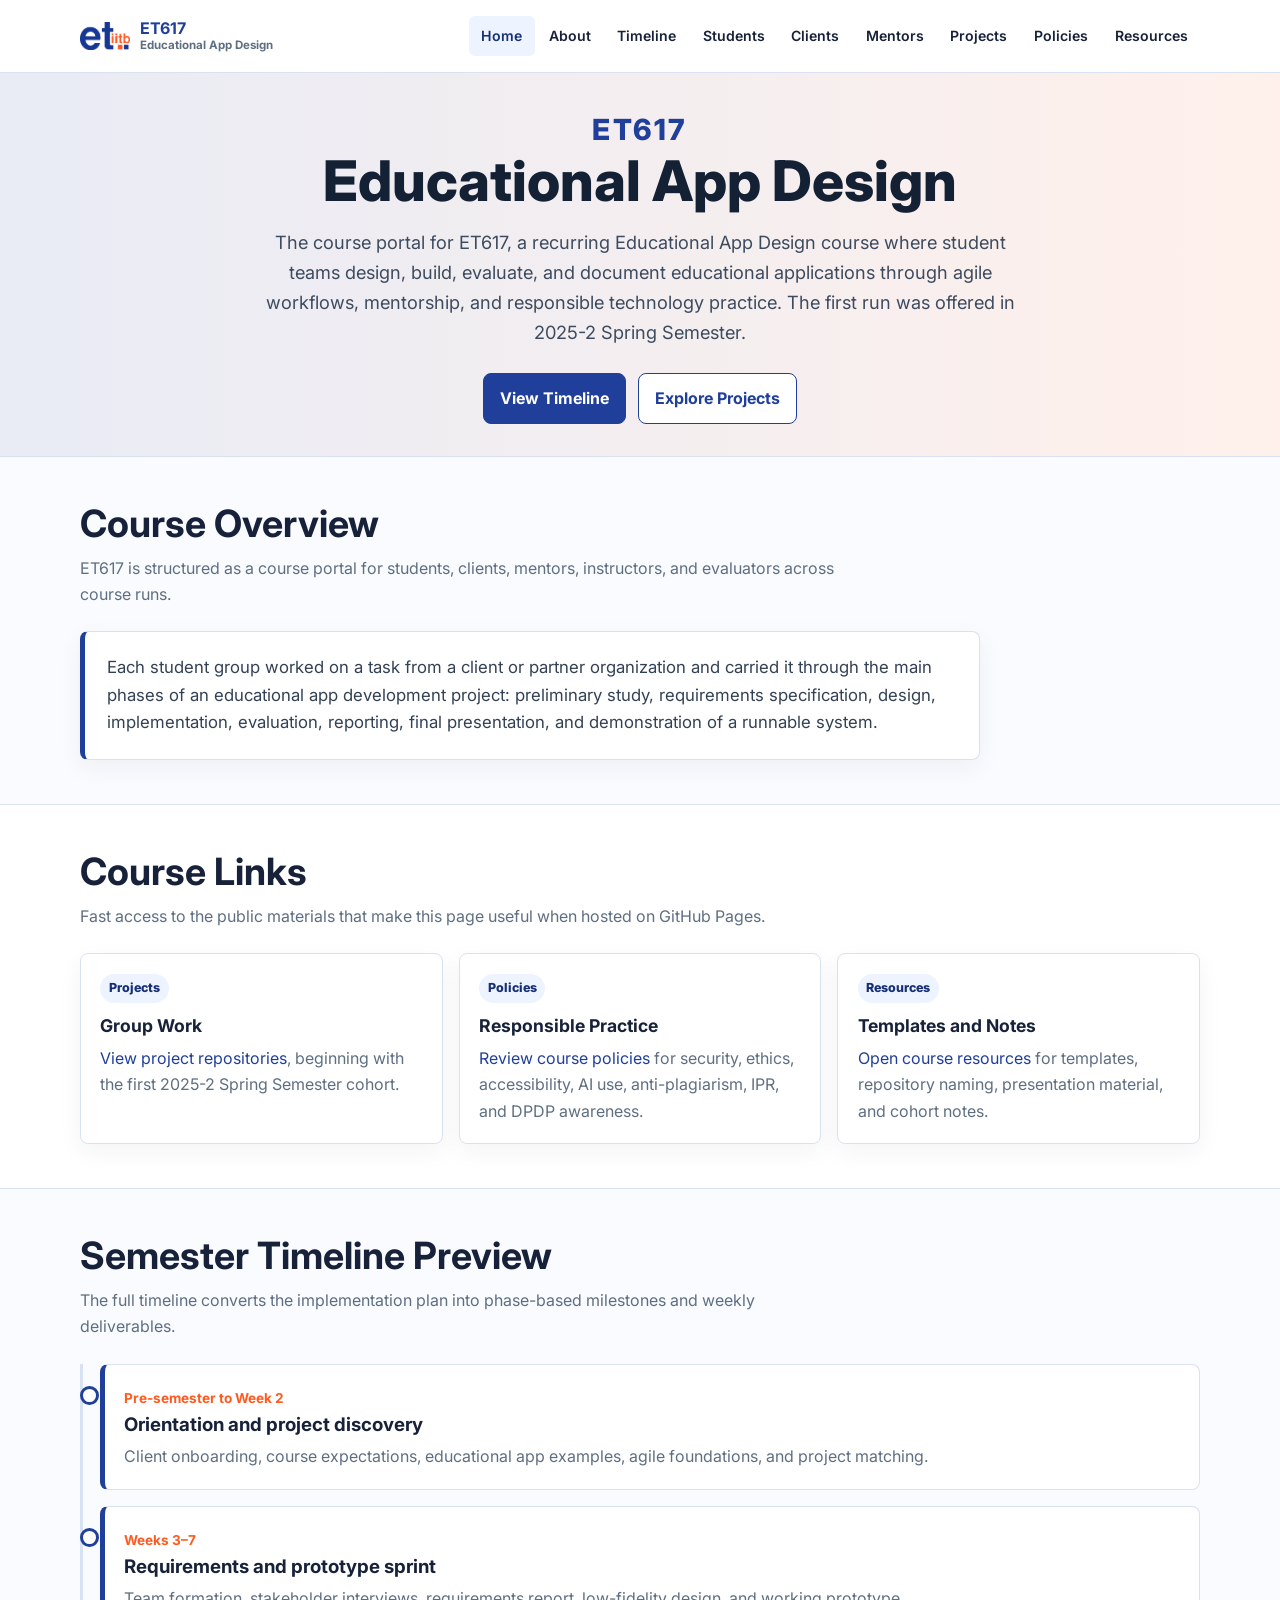
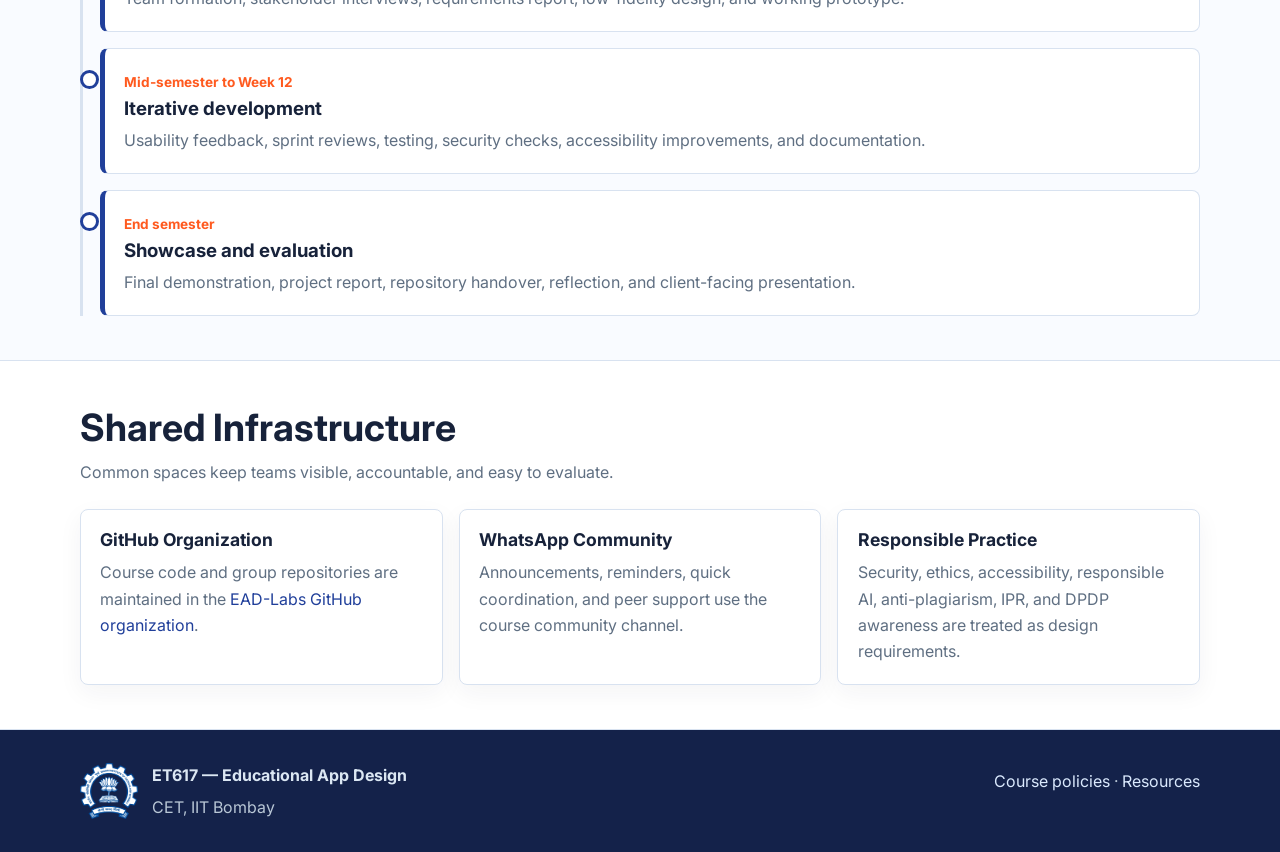
<file: index.html>
<!DOCTYPE html>
<html lang="en">
<head>
  <meta charset="UTF-8">
  <meta name="viewport" content="width=device-width, initial-scale=1.0">
  <meta name="description" content="ET617 Educational App Design course portal at CET, IIT Bombay.">
  <title>ET617 — Educational App Design</title>
  <link rel="preconnect" href="https://fonts.googleapis.com">
  <link rel="preconnect" href="https://fonts.gstatic.com" crossorigin>
  <link href="https://fonts.googleapis.com/css2?family=Inter:wght@400;500;600;700;800&display=swap" rel="stylesheet">
  <link rel="stylesheet" href="style.css">
</head>
<body>
  <a class="skip-link" href="#main">Skip to main content</a>
  <header class="site-header">
    <nav class="nav-wrap" aria-label="Primary navigation">
      <a class="brand" href="index.html"><img src="logo/Et-Logo-2.png" alt="ET logo"><span><strong>ET617</strong><small>Educational App Design</small></span></a>
      <input class="nav-toggle" type="checkbox" id="nav-toggle" aria-label="Toggle navigation">
      <label class="nav-button" for="nav-toggle" aria-label="Toggle navigation menu"><span aria-hidden="true"></span></label>
      <ul class="nav-menu">
        <li><a href="index.html" aria-current="page">Home</a></li>
        <li><a href="about.html">About</a></li>
        <li><a href="timeline.html">Timeline</a></li>
        <li><a href="students.html">Students</a></li>
        <li><a href="clients.html">Clients</a></li>
        <li><a href="mentors.html">Mentors</a></li>
        <li><a href="projects.html">Projects</a></li>
        <li><a href="policies.html">Policies</a></li>
        <li><a href="resources.html">Resources</a></li>
      </ul>
    </nav>
  </header>

  <main id="main">
    <section class="hero">
      <div class="container hero-grid">
        <div class="hero-copy">
          <h1><span>ET617</span> Educational App Design</h1>
          <p class="lead">The course portal for ET617, a recurring Educational App Design course where student teams design, build, evaluate, and document educational applications through agile workflows, mentorship, and responsible technology practice. The first run was offered in 2025-2 Spring Semester.</p>
          <div class="hero-actions" aria-label="Key course pages">
            <a class="button" href="timeline.html">View Timeline</a>
            <a class="button secondary" href="projects.html">Explore Projects</a>
          </div>
        </div>
      </div>
    </section>

    <section class="section">
      <div class="container">
        <div class="section-header">
          <h2>Course Overview</h2>
          <p>ET617 is structured as a course portal for students, clients, mentors, instructors, and evaluators across course runs.</p>
        </div>
        <div class="course-summary">
          <p>Each student group worked on a task from a client or partner organization and carried it through the main phases of an educational app development project: preliminary study, requirements specification, design, implementation, evaluation, reporting, final presentation, and demonstration of a runnable system.</p>
        </div>
      </div>
    </section>

    <section class="section alt">
      <div class="container">
        <div class="section-header">
          <h2>Course Links</h2>
          <p>Fast access to the public materials that make this page useful when hosted on GitHub Pages.</p>
        </div>
        <div class="grid three">
          <article class="card">
            <span class="tag">Projects</span>
            <h3>Group Work</h3>
            <p><a href="projects.html">View project repositories</a>, beginning with the first 2025-2 Spring Semester cohort.</p>
          </article>
          <article class="card">
            <span class="tag">Policies</span>
            <h3>Responsible Practice</h3>
            <p><a href="policies.html">Review course policies</a> for security, ethics, accessibility, AI use, anti-plagiarism, IPR, and DPDP awareness.</p>
          </article>
          <article class="card">
            <span class="tag">Resources</span>
            <h3>Templates and Notes</h3>
            <p><a href="resources.html">Open course resources</a> for templates, repository naming, presentation material, and cohort notes.</p>
          </article>
        </div>
      </div>
    </section>

    <section class="section">
      <div class="container">
        <div class="section-header">
          <h2>Semester Timeline Preview</h2>
          <p>The full timeline converts the implementation plan into phase-based milestones and weekly deliverables.</p>
        </div>
        <div class="timeline">
          <article class="timeline-card">
            <strong>Pre-semester to Week 2</strong>
            <h3>Orientation and project discovery</h3>
            <p>Client onboarding, course expectations, educational app examples, agile foundations, and project matching.</p>
          </article>
          <article class="timeline-card">
            <strong>Weeks 3–7</strong>
            <h3>Requirements and prototype sprint</h3>
            <p>Team formation, stakeholder interviews, requirements report, low-fidelity design, and working prototype.</p>
          </article>
          <article class="timeline-card">
            <strong>Mid-semester to Week 12</strong>
            <h3>Iterative development</h3>
            <p>Usability feedback, sprint reviews, testing, security checks, accessibility improvements, and documentation.</p>
          </article>
          <article class="timeline-card">
            <strong>End semester</strong>
            <h3>Showcase and evaluation</h3>
            <p>Final demonstration, project report, repository handover, reflection, and client-facing presentation.</p>
          </article>
        </div>
      </div>
    </section>

    <section class="section alt">
      <div class="container">
        <div class="section-header">
          <h2>Shared Infrastructure</h2>
          <p>Common spaces keep teams visible, accountable, and easy to evaluate.</p>
        </div>
        <div class="grid three">
          <article class="card">
            <h3>GitHub Organization</h3>
            <p>Course code and group repositories are maintained in the <a href="https://github.com/orgs/EAD-Labs/repositories">EAD-Labs GitHub organization</a>.</p>
          </article>
          <article class="card">
            <h3>WhatsApp Community</h3>
            <p>Announcements, reminders, quick coordination, and peer support use the course community channel.</p>
          </article>
          <article class="card">
            <h3>Responsible Practice</h3>
            <p>Security, ethics, accessibility, responsible AI, anti-plagiarism, IPR, and DPDP awareness are treated as design requirements.</p>
          </article>
        </div>
      </div>
    </section>
  </main>

  <footer class="site-footer">
    <div class="container footer-grid">
      <div class="footer-brand">
        <img src="logo/iitb logo dark blue and white.png" alt="IIT Bombay logo">
        <div>
          <strong>ET617 — Educational App Design</strong>
          <p>CET, IIT Bombay</p>
        </div>
      </div>
      <p><a href="policies.html">Course policies</a> · <a href="resources.html">Resources</a></p>
    </div>
  </footer>
</body>
</html>
</file>
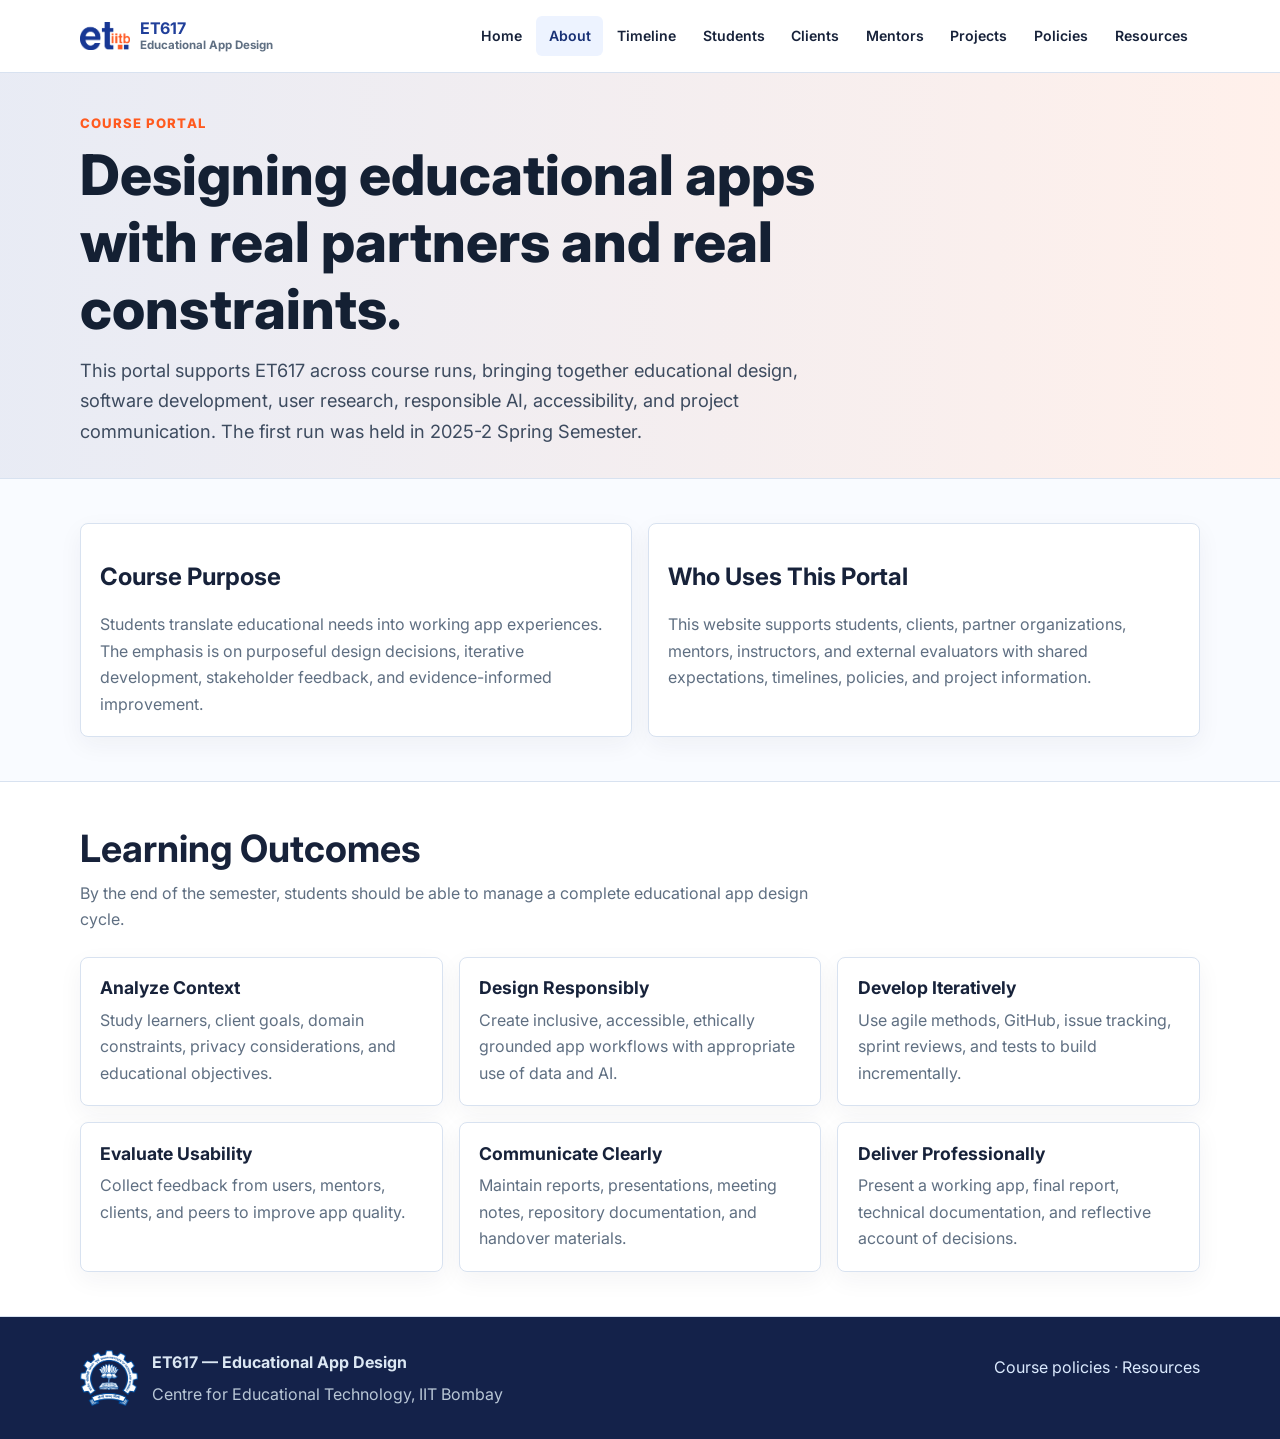
<file: about.html>
<!DOCTYPE html>
<html lang="en">
<head>
  <meta charset="UTF-8">
  <meta name="viewport" content="width=device-width, initial-scale=1.0">
  <meta name="description" content="About ET617 Educational App Design at CET, IIT Bombay.">
  <title>About · ET617</title>
  <link rel="preconnect" href="https://fonts.googleapis.com">
  <link rel="preconnect" href="https://fonts.gstatic.com" crossorigin>
  <link href="https://fonts.googleapis.com/css2?family=Inter:wght@400;500;600;700;800&display=swap" rel="stylesheet">
  <link rel="stylesheet" href="style.css">
</head>
<body>
  <a class="skip-link" href="#main">Skip to main content</a>
  <header class="site-header">
    <nav class="nav-wrap" aria-label="Primary navigation">
      <a class="brand" href="index.html"><img src="logo/Et-Logo-2.png" alt="ET logo"><span><strong>ET617</strong><small>Educational App Design</small></span></a>
      <input class="nav-toggle" type="checkbox" id="nav-toggle" aria-label="Toggle navigation">
      <label class="nav-button" for="nav-toggle" aria-label="Toggle navigation menu"><span aria-hidden="true"></span></label>
      <ul class="nav-menu">
        <li><a href="index.html">Home</a></li>
        <li><a href="about.html" aria-current="page">About</a></li>
        <li><a href="timeline.html">Timeline</a></li>
        <li><a href="students.html">Students</a></li>
        <li><a href="clients.html">Clients</a></li>
        <li><a href="mentors.html">Mentors</a></li>
        <li><a href="projects.html">Projects</a></li>
        <li><a href="policies.html">Policies</a></li>
        <li><a href="resources.html">Resources</a></li>
      </ul>
    </nav>
  </header>
  <main id="main">
    <section class="hero">
      <div class="container">
        <p class="eyebrow">Course portal</p>
        <h1>Designing educational apps with real partners and real constraints.</h1>
        <p class="lead">This portal supports ET617 across course runs, bringing together educational design, software development, user research, responsible AI, accessibility, and project communication. The first run was held in 2025-2 Spring Semester.</p>
      </div>
    </section>
    <section class="section">
      <div class="container">
        <div class="grid two">
          <article class="card">
            <h2>Course Purpose</h2>
            <p>Students translate educational needs into working app experiences. The emphasis is on purposeful design decisions, iterative development, stakeholder feedback, and evidence-informed improvement.</p>
          </article>
          <article class="card">
            <h2>Who Uses This Portal</h2>
            <p>This website supports students, clients, partner organizations, mentors, instructors, and external evaluators with shared expectations, timelines, policies, and project information.</p>
          </article>
        </div>
      </div>
    </section>
    <section class="section alt">
      <div class="container">
        <div class="section-header">
          <h2>Learning Outcomes</h2>
          <p>By the end of the semester, students should be able to manage a complete educational app design cycle.</p>
        </div>
        <div class="grid three">
          <article class="card"><h3>Analyze Context</h3><p>Study learners, client goals, domain constraints, privacy considerations, and educational objectives.</p></article>
          <article class="card"><h3>Design Responsibly</h3><p>Create inclusive, accessible, ethically grounded app workflows with appropriate use of data and AI.</p></article>
          <article class="card"><h3>Develop Iteratively</h3><p>Use agile methods, GitHub, issue tracking, sprint reviews, and tests to build incrementally.</p></article>
          <article class="card"><h3>Evaluate Usability</h3><p>Collect feedback from users, mentors, clients, and peers to improve app quality.</p></article>
          <article class="card"><h3>Communicate Clearly</h3><p>Maintain reports, presentations, meeting notes, repository documentation, and handover materials.</p></article>
          <article class="card"><h3>Deliver Professionally</h3><p>Present a working app, final report, technical documentation, and reflective account of decisions.</p></article>
        </div>
      </div>
    </section>
  </main>
  <footer class="site-footer">
    <div class="container footer-grid">
      <div class="footer-brand"><img src="logo/iitb logo dark blue and white.png" alt="IIT Bombay logo"><div><strong>ET617 — Educational App Design</strong><p>Centre for Educational Technology, IIT Bombay</p></div></div>
      <p><a href="policies.html">Course policies</a> · <a href="resources.html">Resources</a></p>
    </div>
  </footer>
</body>
</html>
</file>
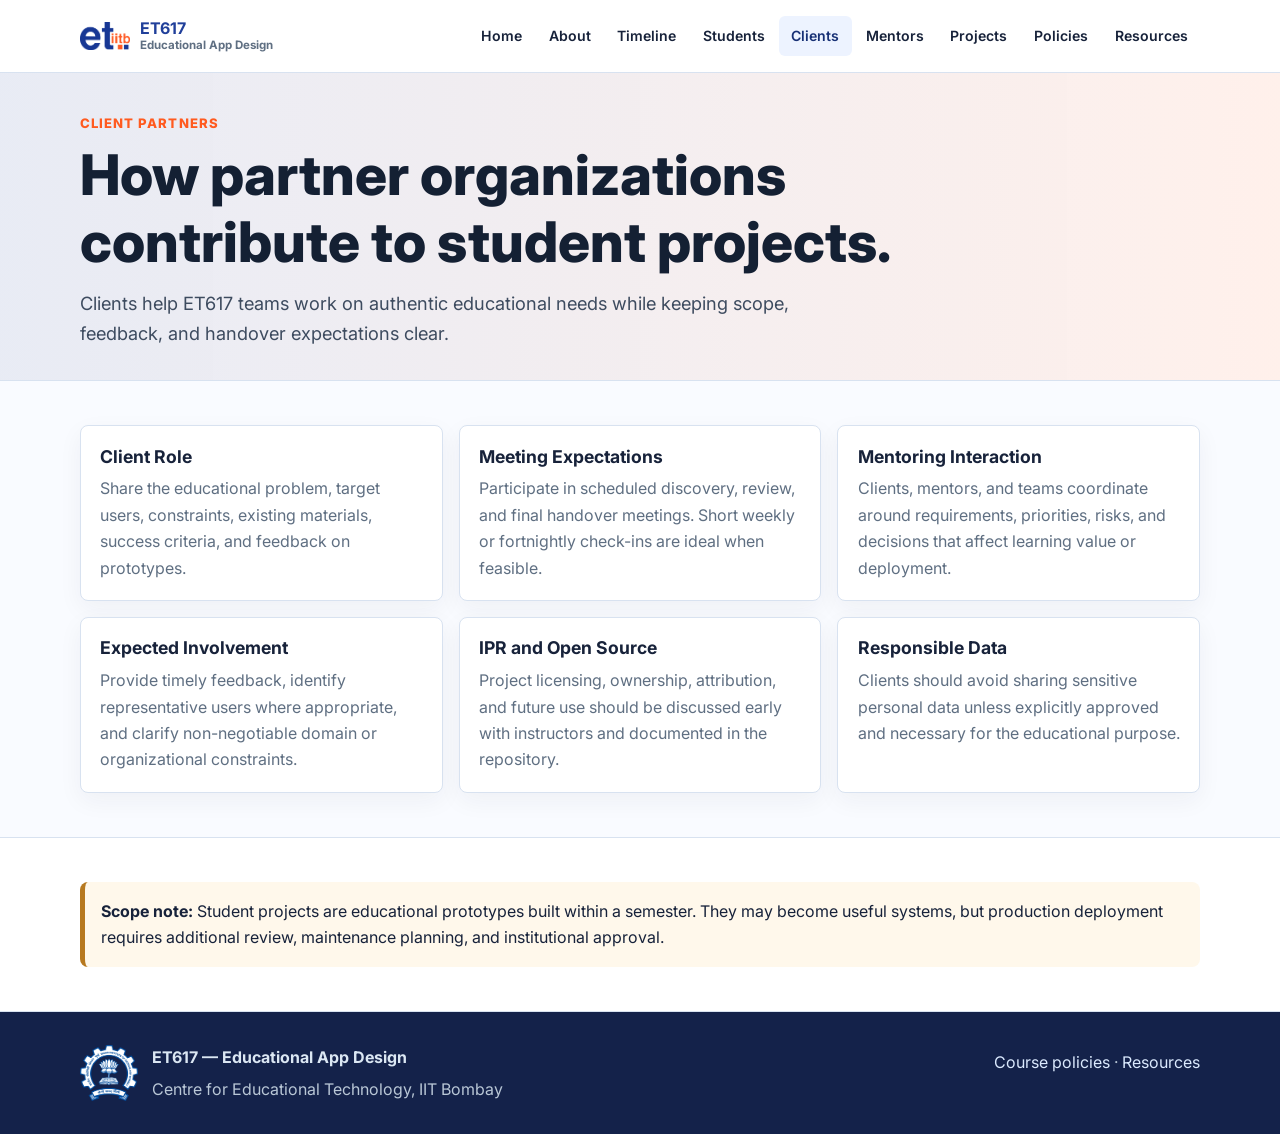
<file: clients.html>
<!DOCTYPE html>
<html lang="en">
<head>
  <meta charset="UTF-8">
  <meta name="viewport" content="width=device-width, initial-scale=1.0">
  <meta name="description" content="Client and partner organization expectations for ET617.">
  <title>Clients · ET617</title>
  <link rel="preconnect" href="https://fonts.googleapis.com">
  <link rel="preconnect" href="https://fonts.gstatic.com" crossorigin>
  <link href="https://fonts.googleapis.com/css2?family=Inter:wght@400;500;600;700;800&display=swap" rel="stylesheet">
  <link rel="stylesheet" href="style.css">
</head>
<body>
  <a class="skip-link" href="#main">Skip to main content</a>
  <header class="site-header"><nav class="nav-wrap" aria-label="Primary navigation"><a class="brand" href="index.html"><img src="logo/Et-Logo-2.png" alt="ET logo"><span><strong>ET617</strong><small>Educational App Design</small></span></a><input class="nav-toggle" type="checkbox" id="nav-toggle" aria-label="Toggle navigation"><label class="nav-button" for="nav-toggle" aria-label="Toggle navigation menu"><span aria-hidden="true"></span></label><ul class="nav-menu"><li><a href="index.html">Home</a></li><li><a href="about.html">About</a></li><li><a href="timeline.html">Timeline</a></li><li><a href="students.html">Students</a></li><li><a href="clients.html" aria-current="page">Clients</a></li><li><a href="mentors.html">Mentors</a></li><li><a href="projects.html">Projects</a></li><li><a href="policies.html">Policies</a></li><li><a href="resources.html">Resources</a></li></ul></nav></header>
  <main id="main">
    <section class="hero"><div class="container"><p class="eyebrow">Client partners</p><h1>How partner organizations contribute to student projects.</h1><p class="lead">Clients help ET617 teams work on authentic educational needs while keeping scope, feedback, and handover expectations clear.</p></div></section>
    <section class="section">
      <div class="container">
        <div class="grid three">
          <article class="card"><h3>Client Role</h3><p>Share the educational problem, target users, constraints, existing materials, success criteria, and feedback on prototypes.</p></article>
          <article class="card"><h3>Meeting Expectations</h3><p>Participate in scheduled discovery, review, and final handover meetings. Short weekly or fortnightly check-ins are ideal when feasible.</p></article>
          <article class="card"><h3>Mentoring Interaction</h3><p>Clients, mentors, and teams coordinate around requirements, priorities, risks, and decisions that affect learning value or deployment.</p></article>
          <article class="card"><h3>Expected Involvement</h3><p>Provide timely feedback, identify representative users where appropriate, and clarify non-negotiable domain or organizational constraints.</p></article>
          <article class="card"><h3>IPR and Open Source</h3><p>Project licensing, ownership, attribution, and future use should be discussed early with instructors and documented in the repository.</p></article>
          <article class="card"><h3>Responsible Data</h3><p>Clients should avoid sharing sensitive personal data unless explicitly approved and necessary for the educational purpose.</p></article>
        </div>
      </div>
    </section>
    <section class="section alt">
      <div class="container">
        <div class="notice"><p><strong>Scope note:</strong> Student projects are educational prototypes built within a semester. They may become useful systems, but production deployment requires additional review, maintenance planning, and institutional approval.</p></div>
      </div>
    </section>
  </main>
  <footer class="site-footer"><div class="container footer-grid"><div class="footer-brand"><img src="logo/iitb logo dark blue and white.png" alt="IIT Bombay logo"><div><strong>ET617 — Educational App Design</strong><p>Centre for Educational Technology, IIT Bombay</p></div></div><p><a href="policies.html">Course policies</a> · <a href="resources.html">Resources</a></p></div></footer>
</body>
</html>
</file>
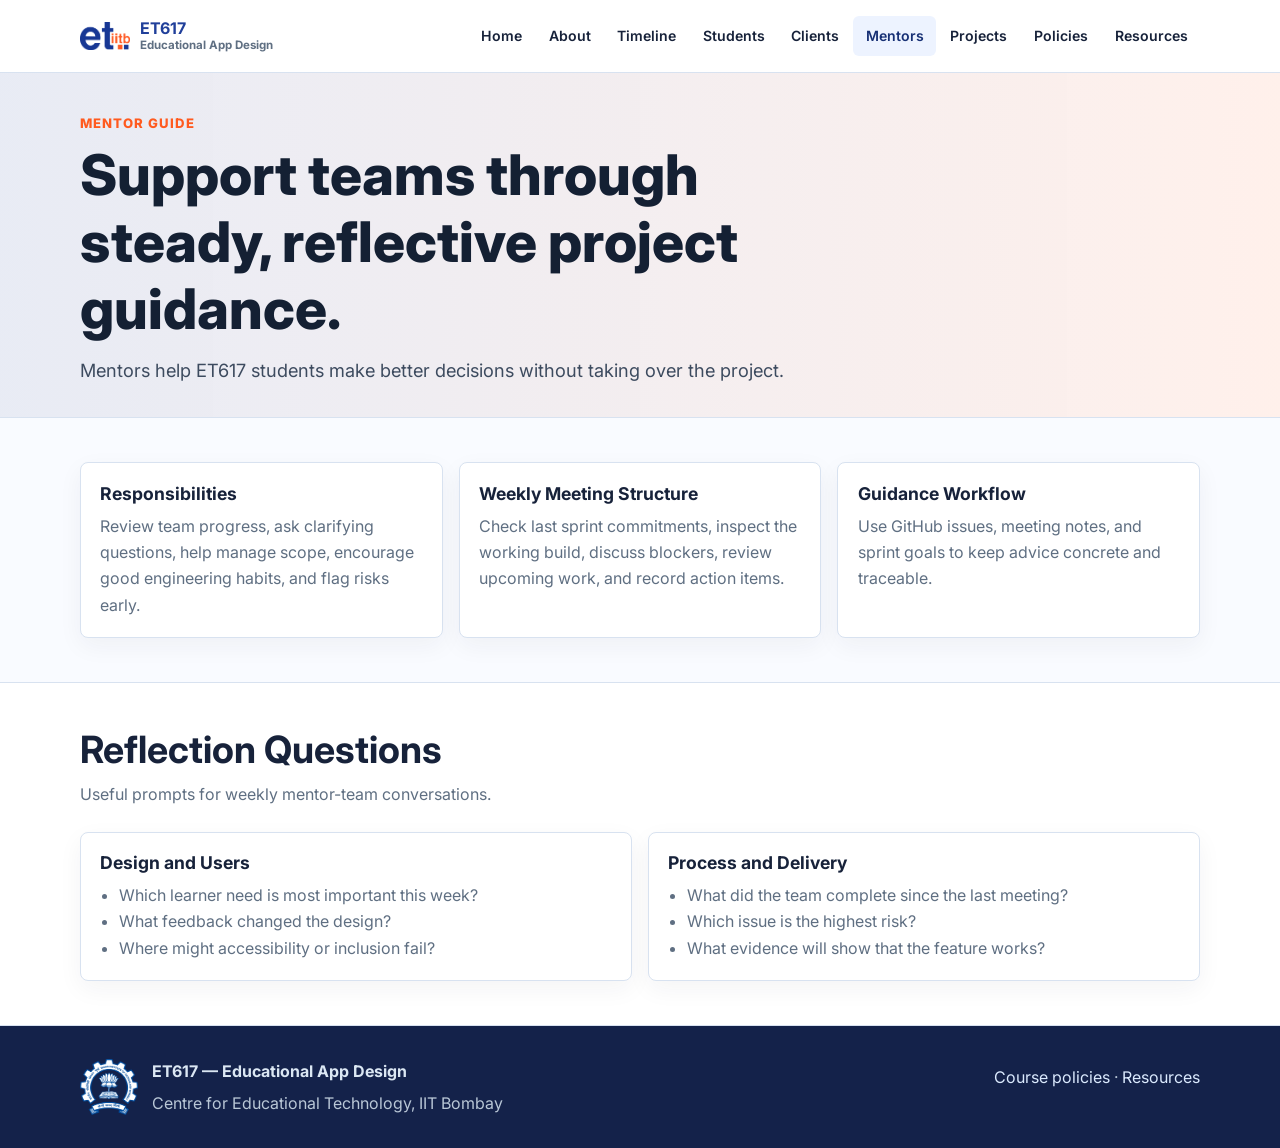
<file: mentors.html>
<!DOCTYPE html>
<html lang="en">
<head>
  <meta charset="UTF-8">
  <meta name="viewport" content="width=device-width, initial-scale=1.0">
  <meta name="description" content="Mentor responsibilities and weekly meeting structure for ET617.">
  <title>Mentors · ET617</title>
  <link rel="preconnect" href="https://fonts.googleapis.com">
  <link rel="preconnect" href="https://fonts.gstatic.com" crossorigin>
  <link href="https://fonts.googleapis.com/css2?family=Inter:wght@400;500;600;700;800&display=swap" rel="stylesheet">
  <link rel="stylesheet" href="style.css">
</head>
<body>
  <a class="skip-link" href="#main">Skip to main content</a>
  <header class="site-header"><nav class="nav-wrap" aria-label="Primary navigation"><a class="brand" href="index.html"><img src="logo/Et-Logo-2.png" alt="ET logo"><span><strong>ET617</strong><small>Educational App Design</small></span></a><input class="nav-toggle" type="checkbox" id="nav-toggle" aria-label="Toggle navigation"><label class="nav-button" for="nav-toggle" aria-label="Toggle navigation menu"><span aria-hidden="true"></span></label><ul class="nav-menu"><li><a href="index.html">Home</a></li><li><a href="about.html">About</a></li><li><a href="timeline.html">Timeline</a></li><li><a href="students.html">Students</a></li><li><a href="clients.html">Clients</a></li><li><a href="mentors.html" aria-current="page">Mentors</a></li><li><a href="projects.html">Projects</a></li><li><a href="policies.html">Policies</a></li><li><a href="resources.html">Resources</a></li></ul></nav></header>
  <main id="main">
    <section class="hero"><div class="container"><p class="eyebrow">Mentor guide</p><h1>Support teams through steady, reflective project guidance.</h1><p class="lead">Mentors help ET617 students make better decisions without taking over the project.</p></div></section>
    <section class="section">
      <div class="container">
        <div class="grid three">
          <article class="card"><h3>Responsibilities</h3><p>Review team progress, ask clarifying questions, help manage scope, encourage good engineering habits, and flag risks early.</p></article>
          <article class="card"><h3>Weekly Meeting Structure</h3><p>Check last sprint commitments, inspect the working build, discuss blockers, review upcoming work, and record action items.</p></article>
          <article class="card"><h3>Guidance Workflow</h3><p>Use GitHub issues, meeting notes, and sprint goals to keep advice concrete and traceable.</p></article>
        </div>
      </div>
    </section>
    <section class="section alt">
      <div class="container">
        <div class="section-header"><h2>Reflection Questions</h2><p>Useful prompts for weekly mentor-team conversations.</p></div>
        <div class="grid two">
          <article class="card"><h3>Design and Users</h3><ul><li>Which learner need is most important this week?</li><li>What feedback changed the design?</li><li>Where might accessibility or inclusion fail?</li></ul></article>
          <article class="card"><h3>Process and Delivery</h3><ul><li>What did the team complete since the last meeting?</li><li>Which issue is the highest risk?</li><li>What evidence will show that the feature works?</li></ul></article>
        </div>
      </div>
    </section>
  </main>
  <footer class="site-footer"><div class="container footer-grid"><div class="footer-brand"><img src="logo/iitb logo dark blue and white.png" alt="IIT Bombay logo"><div><strong>ET617 — Educational App Design</strong><p>Centre for Educational Technology, IIT Bombay</p></div></div><p><a href="policies.html">Course policies</a> · <a href="resources.html">Resources</a></p></div></footer>
</body>
</html>
</file>
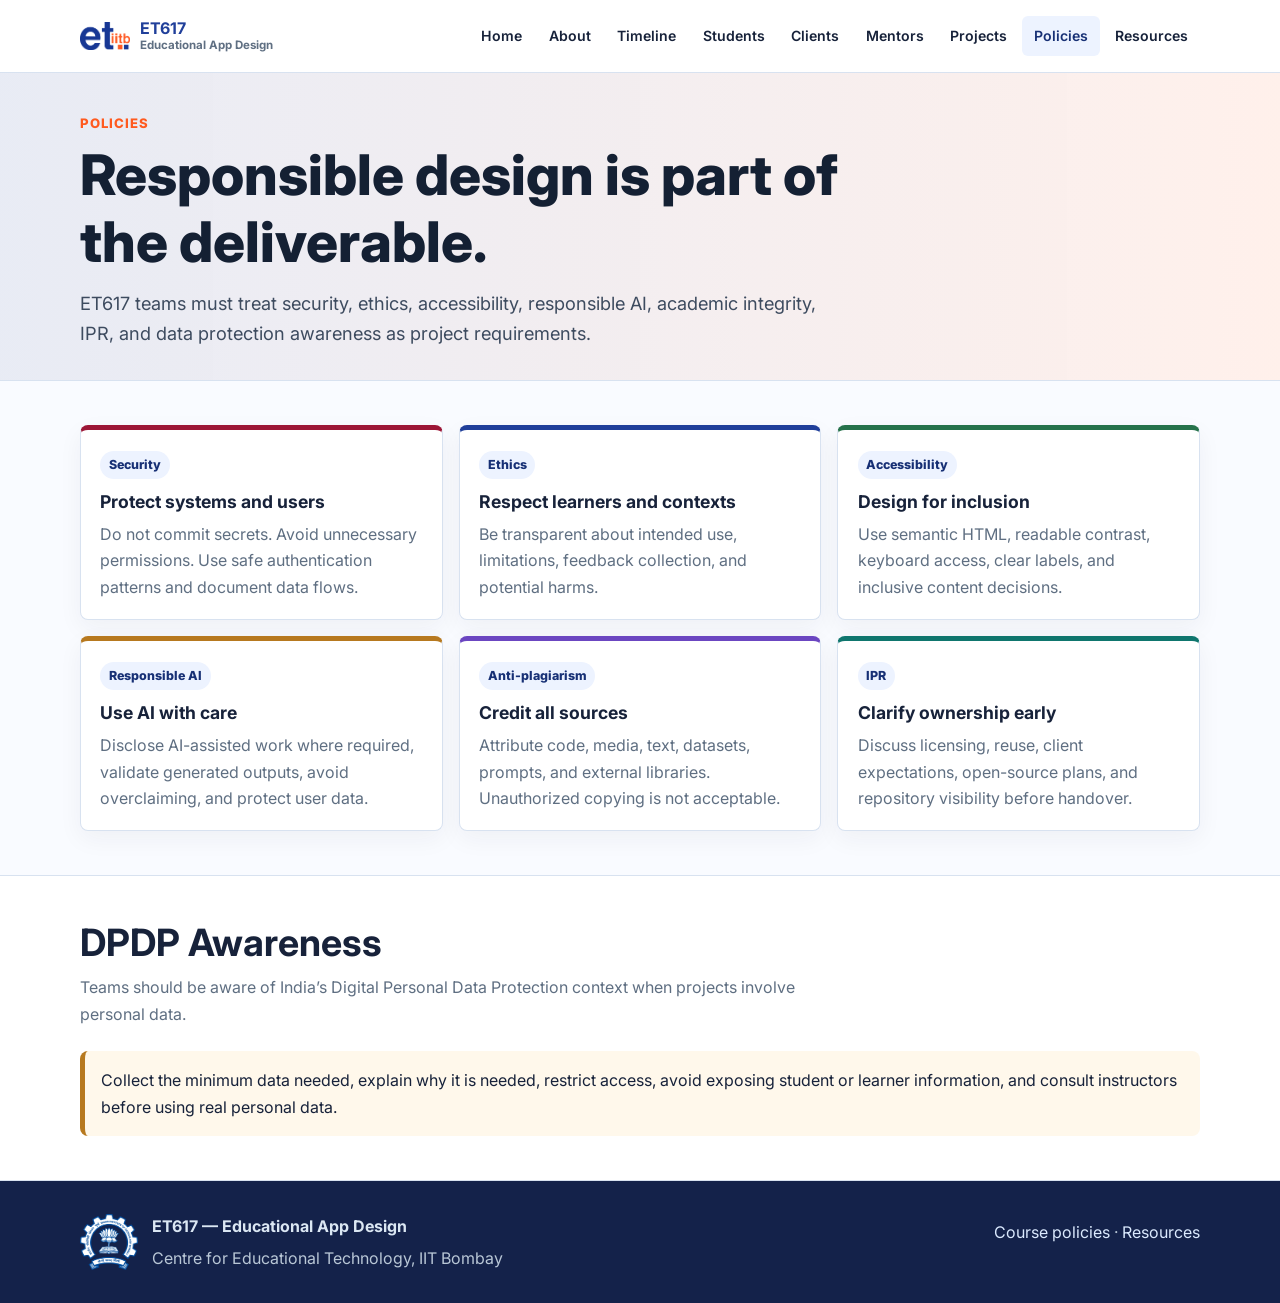
<file: policies.html>
<!DOCTYPE html>
<html lang="en">
<head>
  <meta charset="UTF-8">
  <meta name="viewport" content="width=device-width, initial-scale=1.0">
  <meta name="description" content="ET617 policies on security, ethics, accessibility, responsible AI, anti-plagiarism, IPR, and DPDP awareness.">
  <title>Policies · ET617</title>
  <link rel="preconnect" href="https://fonts.googleapis.com">
  <link rel="preconnect" href="https://fonts.gstatic.com" crossorigin>
  <link href="https://fonts.googleapis.com/css2?family=Inter:wght@400;500;600;700;800&display=swap" rel="stylesheet">
  <link rel="stylesheet" href="style.css">
</head>
<body>
  <a class="skip-link" href="#main">Skip to main content</a>
  <header class="site-header"><nav class="nav-wrap" aria-label="Primary navigation"><a class="brand" href="index.html"><img src="logo/Et-Logo-2.png" alt="ET logo"><span><strong>ET617</strong><small>Educational App Design</small></span></a><input class="nav-toggle" type="checkbox" id="nav-toggle" aria-label="Toggle navigation"><label class="nav-button" for="nav-toggle" aria-label="Toggle navigation menu"><span aria-hidden="true"></span></label><ul class="nav-menu"><li><a href="index.html">Home</a></li><li><a href="about.html">About</a></li><li><a href="timeline.html">Timeline</a></li><li><a href="students.html">Students</a></li><li><a href="clients.html">Clients</a></li><li><a href="mentors.html">Mentors</a></li><li><a href="projects.html">Projects</a></li><li><a href="policies.html" aria-current="page">Policies</a></li><li><a href="resources.html">Resources</a></li></ul></nav></header>
  <main id="main">
    <section class="hero"><div class="container"><p class="eyebrow">Policies</p><h1>Responsible design is part of the deliverable.</h1><p class="lead">ET617 teams must treat security, ethics, accessibility, responsible AI, academic integrity, IPR, and data protection awareness as project requirements.</p></div></section>
    <section class="section">
      <div class="container">
        <div class="grid three">
          <article class="card policy-card security"><span class="tag">Security</span><h3>Protect systems and users</h3><p>Do not commit secrets. Avoid unnecessary permissions. Use safe authentication patterns and document data flows.</p></article>
          <article class="card policy-card ethics"><span class="tag">Ethics</span><h3>Respect learners and contexts</h3><p>Be transparent about intended use, limitations, feedback collection, and potential harms.</p></article>
          <article class="card policy-card access"><span class="tag">Accessibility</span><h3>Design for inclusion</h3><p>Use semantic HTML, readable contrast, keyboard access, clear labels, and inclusive content decisions.</p></article>
          <article class="card policy-card ai"><span class="tag">Responsible AI</span><h3>Use AI with care</h3><p>Disclose AI-assisted work where required, validate generated outputs, avoid overclaiming, and protect user data.</p></article>
          <article class="card policy-card plagiarism"><span class="tag">Anti-plagiarism</span><h3>Credit all sources</h3><p>Attribute code, media, text, datasets, prompts, and external libraries. Unauthorized copying is not acceptable.</p></article>
          <article class="card policy-card ipr"><span class="tag">IPR</span><h3>Clarify ownership early</h3><p>Discuss licensing, reuse, client expectations, open-source plans, and repository visibility before handover.</p></article>
        </div>
      </div>
    </section>
    <section class="section alt">
      <div class="container">
        <div class="section-header"><h2>DPDP Awareness</h2><p>Teams should be aware of India’s Digital Personal Data Protection context when projects involve personal data.</p></div>
        <div class="notice"><p>Collect the minimum data needed, explain why it is needed, restrict access, avoid exposing student or learner information, and consult instructors before using real personal data.</p></div>
      </div>
    </section>
  </main>
  <footer class="site-footer"><div class="container footer-grid"><div class="footer-brand"><img src="logo/iitb logo dark blue and white.png" alt="IIT Bombay logo"><div><strong>ET617 — Educational App Design</strong><p>Centre for Educational Technology, IIT Bombay</p></div></div><p><a href="policies.html">Course policies</a> · <a href="resources.html">Resources</a></p></div></footer>
</body>
</html>
</file>
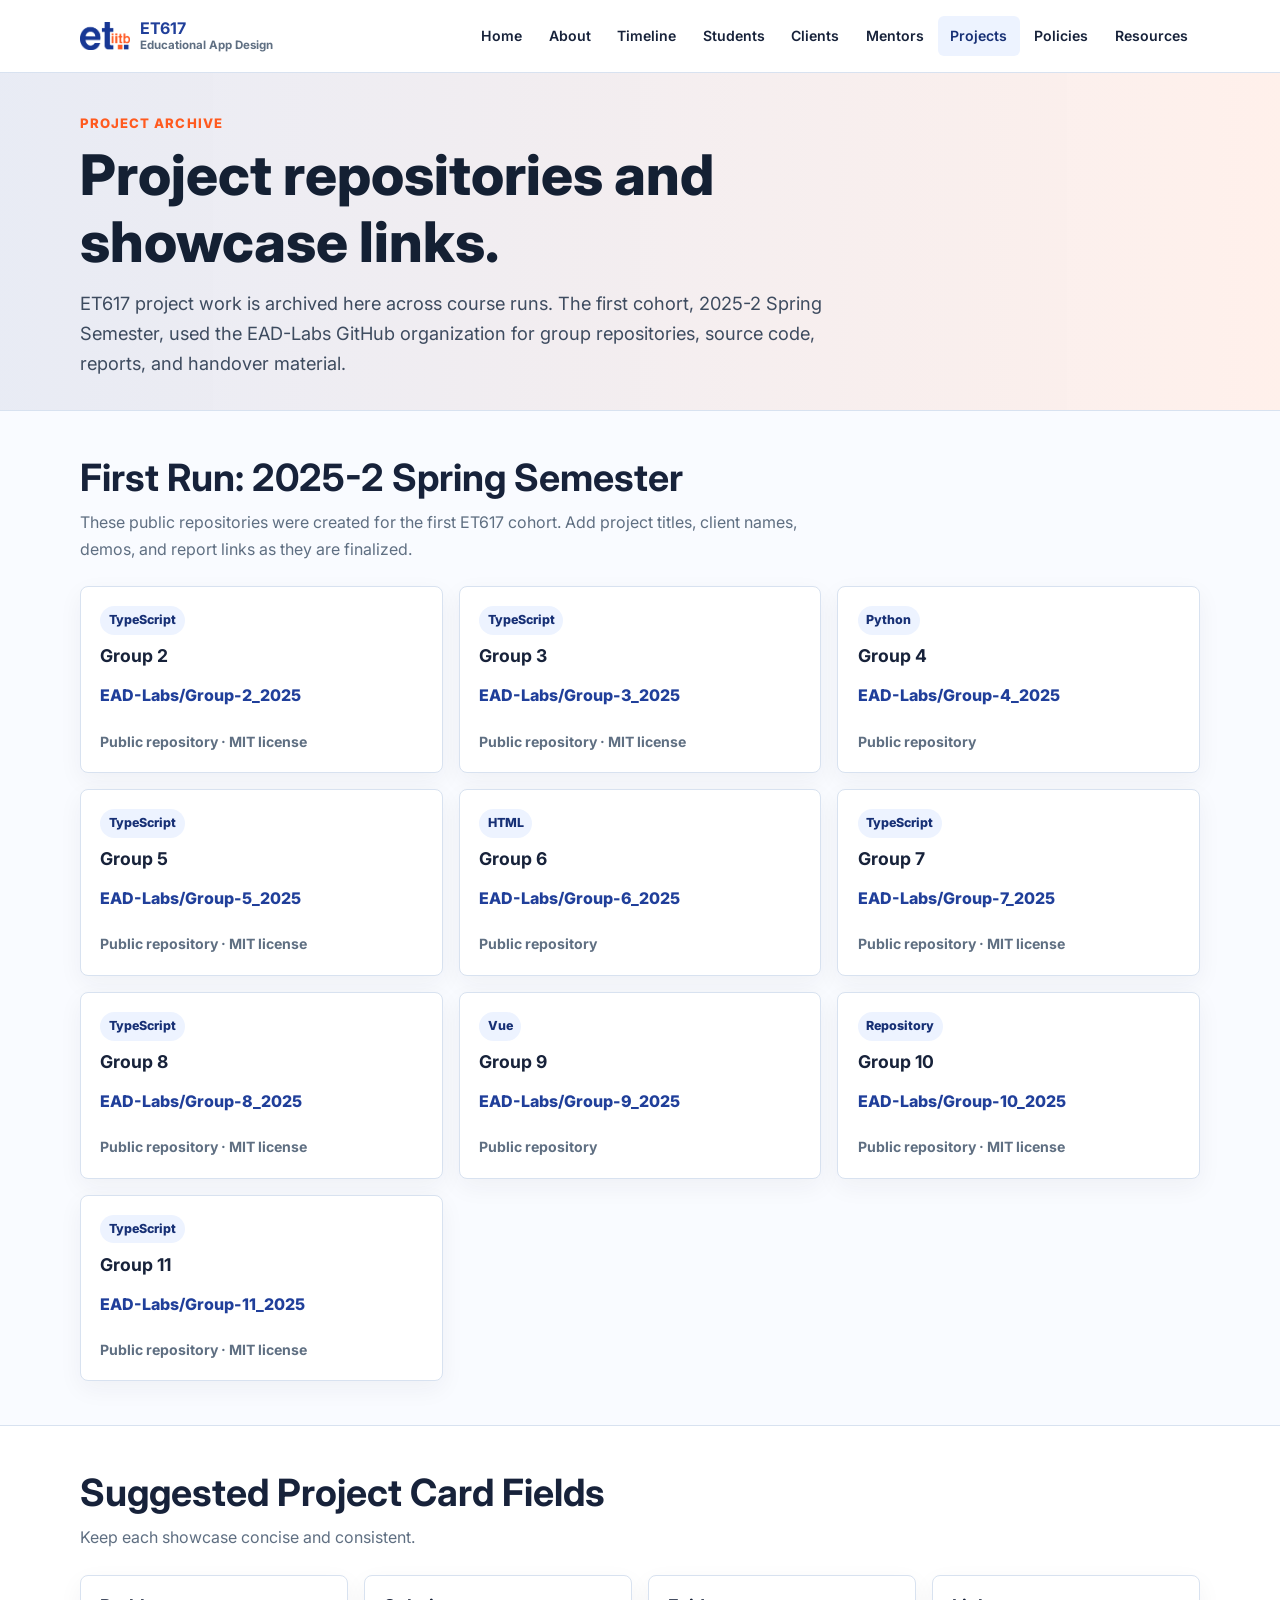
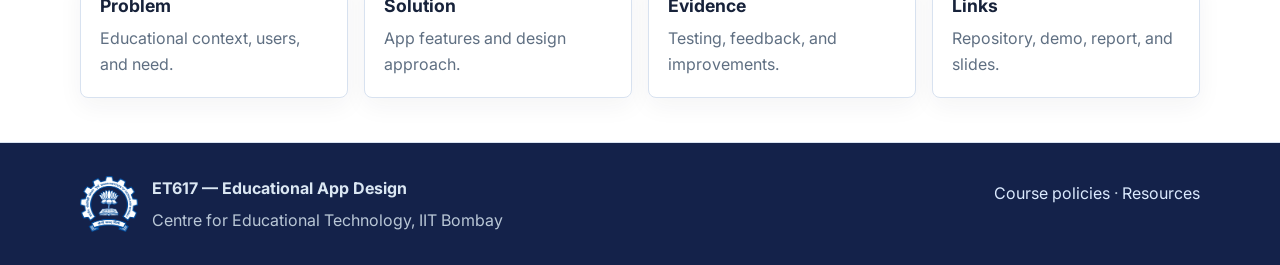
<file: projects.html>
<!DOCTYPE html>
<html lang="en">
<head>
  <meta charset="UTF-8">
  <meta name="viewport" content="width=device-width, initial-scale=1.0">
  <meta name="description" content="ET617 project archive, repositories, and showcase links across course runs.">
  <title>Projects · ET617</title>
  <link rel="preconnect" href="https://fonts.googleapis.com">
  <link rel="preconnect" href="https://fonts.gstatic.com" crossorigin>
  <link href="https://fonts.googleapis.com/css2?family=Inter:wght@400;500;600;700;800&display=swap" rel="stylesheet">
  <link rel="stylesheet" href="style.css">
</head>
<body>
  <a class="skip-link" href="#main">Skip to main content</a>
  <header class="site-header"><nav class="nav-wrap" aria-label="Primary navigation"><a class="brand" href="index.html"><img src="logo/Et-Logo-2.png" alt="ET logo"><span><strong>ET617</strong><small>Educational App Design</small></span></a><input class="nav-toggle" type="checkbox" id="nav-toggle" aria-label="Toggle navigation"><label class="nav-button" for="nav-toggle" aria-label="Toggle navigation menu"><span aria-hidden="true"></span></label><ul class="nav-menu"><li><a href="index.html">Home</a></li><li><a href="about.html">About</a></li><li><a href="timeline.html">Timeline</a></li><li><a href="students.html">Students</a></li><li><a href="clients.html">Clients</a></li><li><a href="mentors.html">Mentors</a></li><li><a href="projects.html" aria-current="page">Projects</a></li><li><a href="policies.html">Policies</a></li><li><a href="resources.html">Resources</a></li></ul></nav></header>
  <main id="main">
    <section class="hero"><div class="container"><p class="eyebrow">Project archive</p><h1>Project repositories and showcase links.</h1><p class="lead">ET617 project work is archived here across course runs. The first cohort, 2025-2 Spring Semester, used the EAD-Labs GitHub organization for group repositories, source code, reports, and handover material.</p></div></section>
    <section class="section">
      <div class="container">
        <div class="section-header"><h2>First Run: 2025-2 Spring Semester</h2><p>These public repositories were created for the first ET617 cohort. Add project titles, client names, demos, and report links as they are finalized.</p></div>
        <div class="grid three">
          <article class="card repo-card"><span class="tag">TypeScript</span><h3>Group 2</h3><a href="https://github.com/EAD-Labs/Group-2_2025">EAD-Labs/Group-2_2025</a><p class="meta">Public repository · MIT license</p></article>
          <article class="card repo-card"><span class="tag">TypeScript</span><h3>Group 3</h3><a href="https://github.com/EAD-Labs/Group-3_2025">EAD-Labs/Group-3_2025</a><p class="meta">Public repository · MIT license</p></article>
          <article class="card repo-card"><span class="tag">Python</span><h3>Group 4</h3><a href="https://github.com/EAD-Labs/Group-4_2025">EAD-Labs/Group-4_2025</a><p class="meta">Public repository</p></article>
          <article class="card repo-card"><span class="tag">TypeScript</span><h3>Group 5</h3><a href="https://github.com/EAD-Labs/Group-5_2025">EAD-Labs/Group-5_2025</a><p class="meta">Public repository · MIT license</p></article>
          <article class="card repo-card"><span class="tag">HTML</span><h3>Group 6</h3><a href="https://github.com/EAD-Labs/Group-6_2025">EAD-Labs/Group-6_2025</a><p class="meta">Public repository</p></article>
          <article class="card repo-card"><span class="tag">TypeScript</span><h3>Group 7</h3><a href="https://github.com/EAD-Labs/Group-7_2025">EAD-Labs/Group-7_2025</a><p class="meta">Public repository · MIT license</p></article>
          <article class="card repo-card"><span class="tag">TypeScript</span><h3>Group 8</h3><a href="https://github.com/EAD-Labs/Group-8_2025">EAD-Labs/Group-8_2025</a><p class="meta">Public repository · MIT license</p></article>
          <article class="card repo-card"><span class="tag">Vue</span><h3>Group 9</h3><a href="https://github.com/EAD-Labs/Group-9_2025">EAD-Labs/Group-9_2025</a><p class="meta">Public repository</p></article>
          <article class="card repo-card"><span class="tag">Repository</span><h3>Group 10</h3><a href="https://github.com/EAD-Labs/Group-10_2025">EAD-Labs/Group-10_2025</a><p class="meta">Public repository · MIT license</p></article>
          <article class="card repo-card"><span class="tag">TypeScript</span><h3>Group 11</h3><a href="https://github.com/EAD-Labs/Group-11_2025">EAD-Labs/Group-11_2025</a><p class="meta">Public repository · MIT license</p></article>
        </div>
      </div>
    </section>
    <section class="section alt">
      <div class="container">
        <div class="section-header"><h2>Suggested Project Card Fields</h2><p>Keep each showcase concise and consistent.</p></div>
        <div class="grid four">
          <article class="card"><h3>Problem</h3><p>Educational context, users, and need.</p></article>
          <article class="card"><h3>Solution</h3><p>App features and design approach.</p></article>
          <article class="card"><h3>Evidence</h3><p>Testing, feedback, and improvements.</p></article>
          <article class="card"><h3>Links</h3><p>Repository, demo, report, and slides.</p></article>
        </div>
      </div>
    </section>
  </main>
  <footer class="site-footer"><div class="container footer-grid"><div class="footer-brand"><img src="logo/iitb logo dark blue and white.png" alt="IIT Bombay logo"><div><strong>ET617 — Educational App Design</strong><p>Centre for Educational Technology, IIT Bombay</p></div></div><p><a href="policies.html">Course policies</a> · <a href="resources.html">Resources</a></p></div></footer>
</body>
</html>
</file>
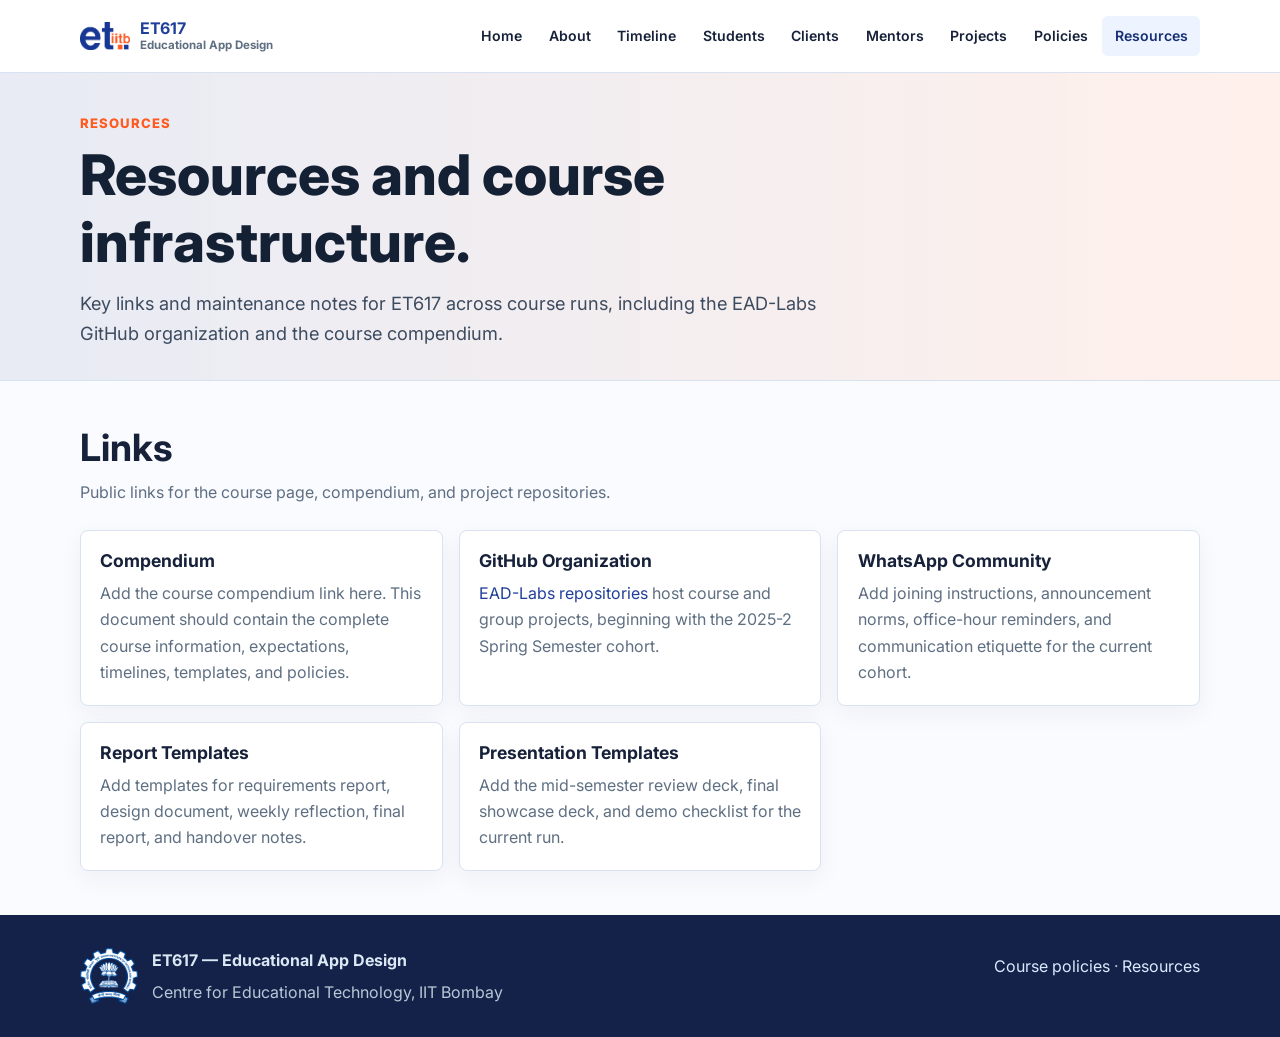
<file: resources.html>
<!DOCTYPE html>
<html lang="en">
<head>
  <meta charset="UTF-8">
  <meta name="viewport" content="width=device-width, initial-scale=1.0">
  <meta name="description" content="Resources, templates, and links for ET617.">
  <title>Resources · ET617</title>
  <link rel="preconnect" href="https://fonts.googleapis.com">
  <link rel="preconnect" href="https://fonts.gstatic.com" crossorigin>
  <link href="https://fonts.googleapis.com/css2?family=Inter:wght@400;500;600;700;800&display=swap" rel="stylesheet">
  <link rel="stylesheet" href="style.css">
</head>
<body>
  <a class="skip-link" href="#main">Skip to main content</a>
  <header class="site-header"><nav class="nav-wrap" aria-label="Primary navigation"><a class="brand" href="index.html"><img src="logo/Et-Logo-2.png" alt="ET logo"><span><strong>ET617</strong><small>Educational App Design</small></span></a><input class="nav-toggle" type="checkbox" id="nav-toggle" aria-label="Toggle navigation"><label class="nav-button" for="nav-toggle" aria-label="Toggle navigation menu"><span aria-hidden="true"></span></label><ul class="nav-menu"><li><a href="index.html">Home</a></li><li><a href="about.html">About</a></li><li><a href="timeline.html">Timeline</a></li><li><a href="students.html">Students</a></li><li><a href="clients.html">Clients</a></li><li><a href="mentors.html">Mentors</a></li><li><a href="projects.html">Projects</a></li><li><a href="policies.html">Policies</a></li><li><a href="resources.html" aria-current="page">Resources</a></li></ul></nav></header>
  <main id="main">
    <section class="hero"><div class="container"><p class="eyebrow">Resources</p><h1>Resources and course infrastructure.</h1><p class="lead">Key links and maintenance notes for ET617 across course runs, including the EAD-Labs GitHub organization and the course compendium.</p></div></section>
    <section class="section">
      <div class="container">
        <div class="section-header">
          <h2>Links</h2>
          <p>Public links for the course page, compendium, and project repositories.</p>
        </div>
        <div class="grid three">
          <article class="card"><h3>Compendium</h3><p>Add the course compendium link here. This document should contain the complete course information, expectations, timelines, templates, and policies.</p></article>
          <article class="card"><h3>GitHub Organization</h3><p><a href="https://github.com/orgs/EAD-Labs/repositories">EAD-Labs repositories</a> host course and group projects, beginning with the 2025-2 Spring Semester cohort.</p></article>
          <article class="card"><h3>WhatsApp Community</h3><p>Add joining instructions, announcement norms, office-hour reminders, and communication etiquette for the current cohort.</p></article>
          <article class="card"><h3>Report Templates</h3><p>Add templates for requirements report, design document, weekly reflection, final report, and handover notes.</p></article>
          <article class="card"><h3>Presentation Templates</h3><p>Add the mid-semester review deck, final showcase deck, and demo checklist for the current run.</p></article>
        </div>
      </div>
    </section>
  </main>
  <footer class="site-footer"><div class="container footer-grid"><div class="footer-brand"><img src="logo/iitb logo dark blue and white.png" alt="IIT Bombay logo"><div><strong>ET617 — Educational App Design</strong><p>Centre for Educational Technology, IIT Bombay</p></div></div><p><a href="policies.html">Course policies</a> · <a href="resources.html">Resources</a></p></div></footer>
</body>
</html>
</file>
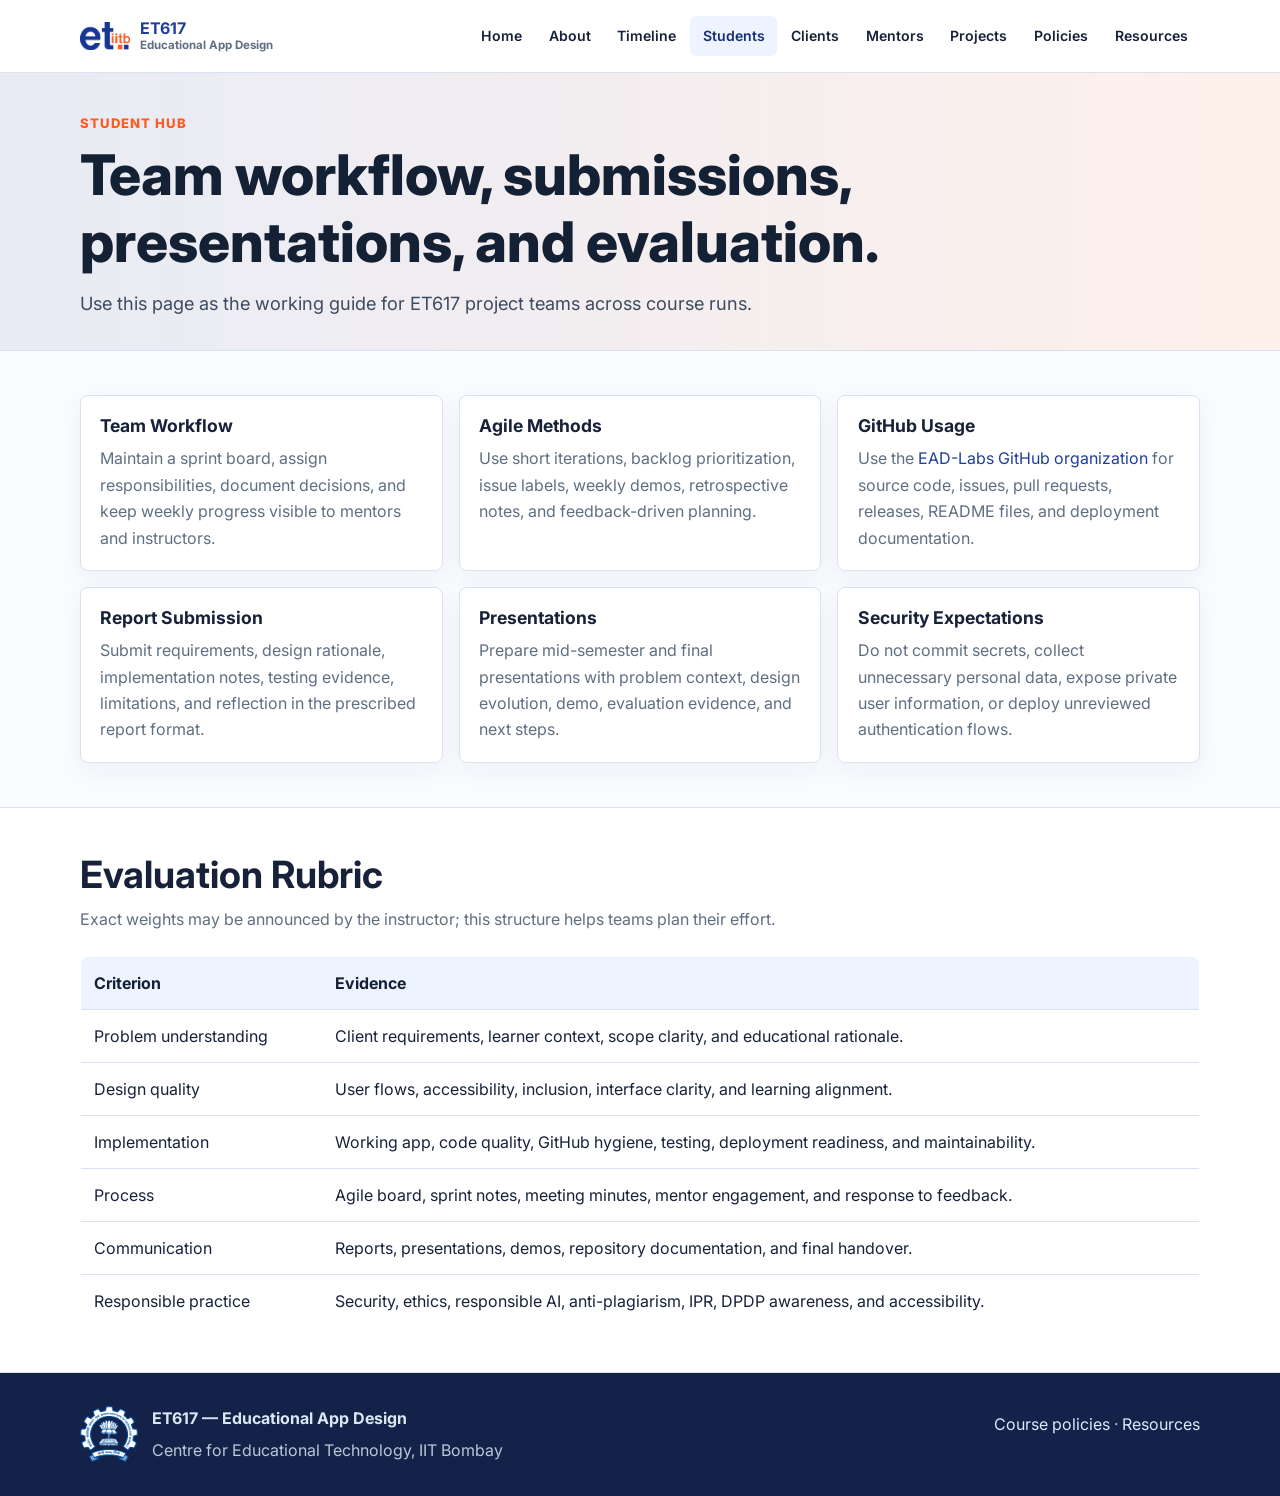
<file: students.html>
<!DOCTYPE html>
<html lang="en">
<head>
  <meta charset="UTF-8">
  <meta name="viewport" content="width=device-width, initial-scale=1.0">
  <meta name="description" content="Student workflow, submissions, GitHub usage, and evaluation rubric for ET617.">
  <title>Students · ET617</title>
  <link rel="preconnect" href="https://fonts.googleapis.com">
  <link rel="preconnect" href="https://fonts.gstatic.com" crossorigin>
  <link href="https://fonts.googleapis.com/css2?family=Inter:wght@400;500;600;700;800&display=swap" rel="stylesheet">
  <link rel="stylesheet" href="style.css">
</head>
<body>
  <a class="skip-link" href="#main">Skip to main content</a>
  <header class="site-header"><nav class="nav-wrap" aria-label="Primary navigation"><a class="brand" href="index.html"><img src="logo/Et-Logo-2.png" alt="ET logo"><span><strong>ET617</strong><small>Educational App Design</small></span></a><input class="nav-toggle" type="checkbox" id="nav-toggle" aria-label="Toggle navigation"><label class="nav-button" for="nav-toggle" aria-label="Toggle navigation menu"><span aria-hidden="true"></span></label><ul class="nav-menu"><li><a href="index.html">Home</a></li><li><a href="about.html">About</a></li><li><a href="timeline.html">Timeline</a></li><li><a href="students.html" aria-current="page">Students</a></li><li><a href="clients.html">Clients</a></li><li><a href="mentors.html">Mentors</a></li><li><a href="projects.html">Projects</a></li><li><a href="policies.html">Policies</a></li><li><a href="resources.html">Resources</a></li></ul></nav></header>
  <main id="main">
    <section class="hero"><div class="container"><p class="eyebrow">Student hub</p><h1>Team workflow, submissions, presentations, and evaluation.</h1><p class="lead">Use this page as the working guide for ET617 project teams across course runs.</p></div></section>
    <section class="section">
      <div class="container">
        <div class="grid three">
          <article class="card"><h3>Team Workflow</h3><p>Maintain a sprint board, assign responsibilities, document decisions, and keep weekly progress visible to mentors and instructors.</p></article>
          <article class="card"><h3>Agile Methods</h3><p>Use short iterations, backlog prioritization, issue labels, weekly demos, retrospective notes, and feedback-driven planning.</p></article>
          <article class="card"><h3>GitHub Usage</h3><p>Use the <a href="https://github.com/orgs/EAD-Labs/repositories">EAD-Labs GitHub organization</a> for source code, issues, pull requests, releases, README files, and deployment documentation.</p></article>
          <article class="card"><h3>Report Submission</h3><p>Submit requirements, design rationale, implementation notes, testing evidence, limitations, and reflection in the prescribed report format.</p></article>
          <article class="card"><h3>Presentations</h3><p>Prepare mid-semester and final presentations with problem context, design evolution, demo, evaluation evidence, and next steps.</p></article>
          <article class="card"><h3>Security Expectations</h3><p>Do not commit secrets, collect unnecessary personal data, expose private user information, or deploy unreviewed authentication flows.</p></article>
        </div>
      </div>
    </section>
    <section class="section alt">
      <div class="container">
        <div class="section-header"><h2>Evaluation Rubric</h2><p>Exact weights may be announced by the instructor; this structure helps teams plan their effort.</p></div>
        <div class="table-wrap">
          <table class="rubric">
            <thead><tr><th>Criterion</th><th>Evidence</th></tr></thead>
            <tbody>
              <tr><td>Problem understanding</td><td>Client requirements, learner context, scope clarity, and educational rationale.</td></tr>
              <tr><td>Design quality</td><td>User flows, accessibility, inclusion, interface clarity, and learning alignment.</td></tr>
              <tr><td>Implementation</td><td>Working app, code quality, GitHub hygiene, testing, deployment readiness, and maintainability.</td></tr>
              <tr><td>Process</td><td>Agile board, sprint notes, meeting minutes, mentor engagement, and response to feedback.</td></tr>
              <tr><td>Communication</td><td>Reports, presentations, demos, repository documentation, and final handover.</td></tr>
              <tr><td>Responsible practice</td><td>Security, ethics, responsible AI, anti-plagiarism, IPR, DPDP awareness, and accessibility.</td></tr>
            </tbody>
          </table>
        </div>
      </div>
    </section>
  </main>
  <footer class="site-footer"><div class="container footer-grid"><div class="footer-brand"><img src="logo/iitb logo dark blue and white.png" alt="IIT Bombay logo"><div><strong>ET617 — Educational App Design</strong><p>Centre for Educational Technology, IIT Bombay</p></div></div><p><a href="policies.html">Course policies</a> · <a href="resources.html">Resources</a></p></div></footer>
</body>
</html>
</file>
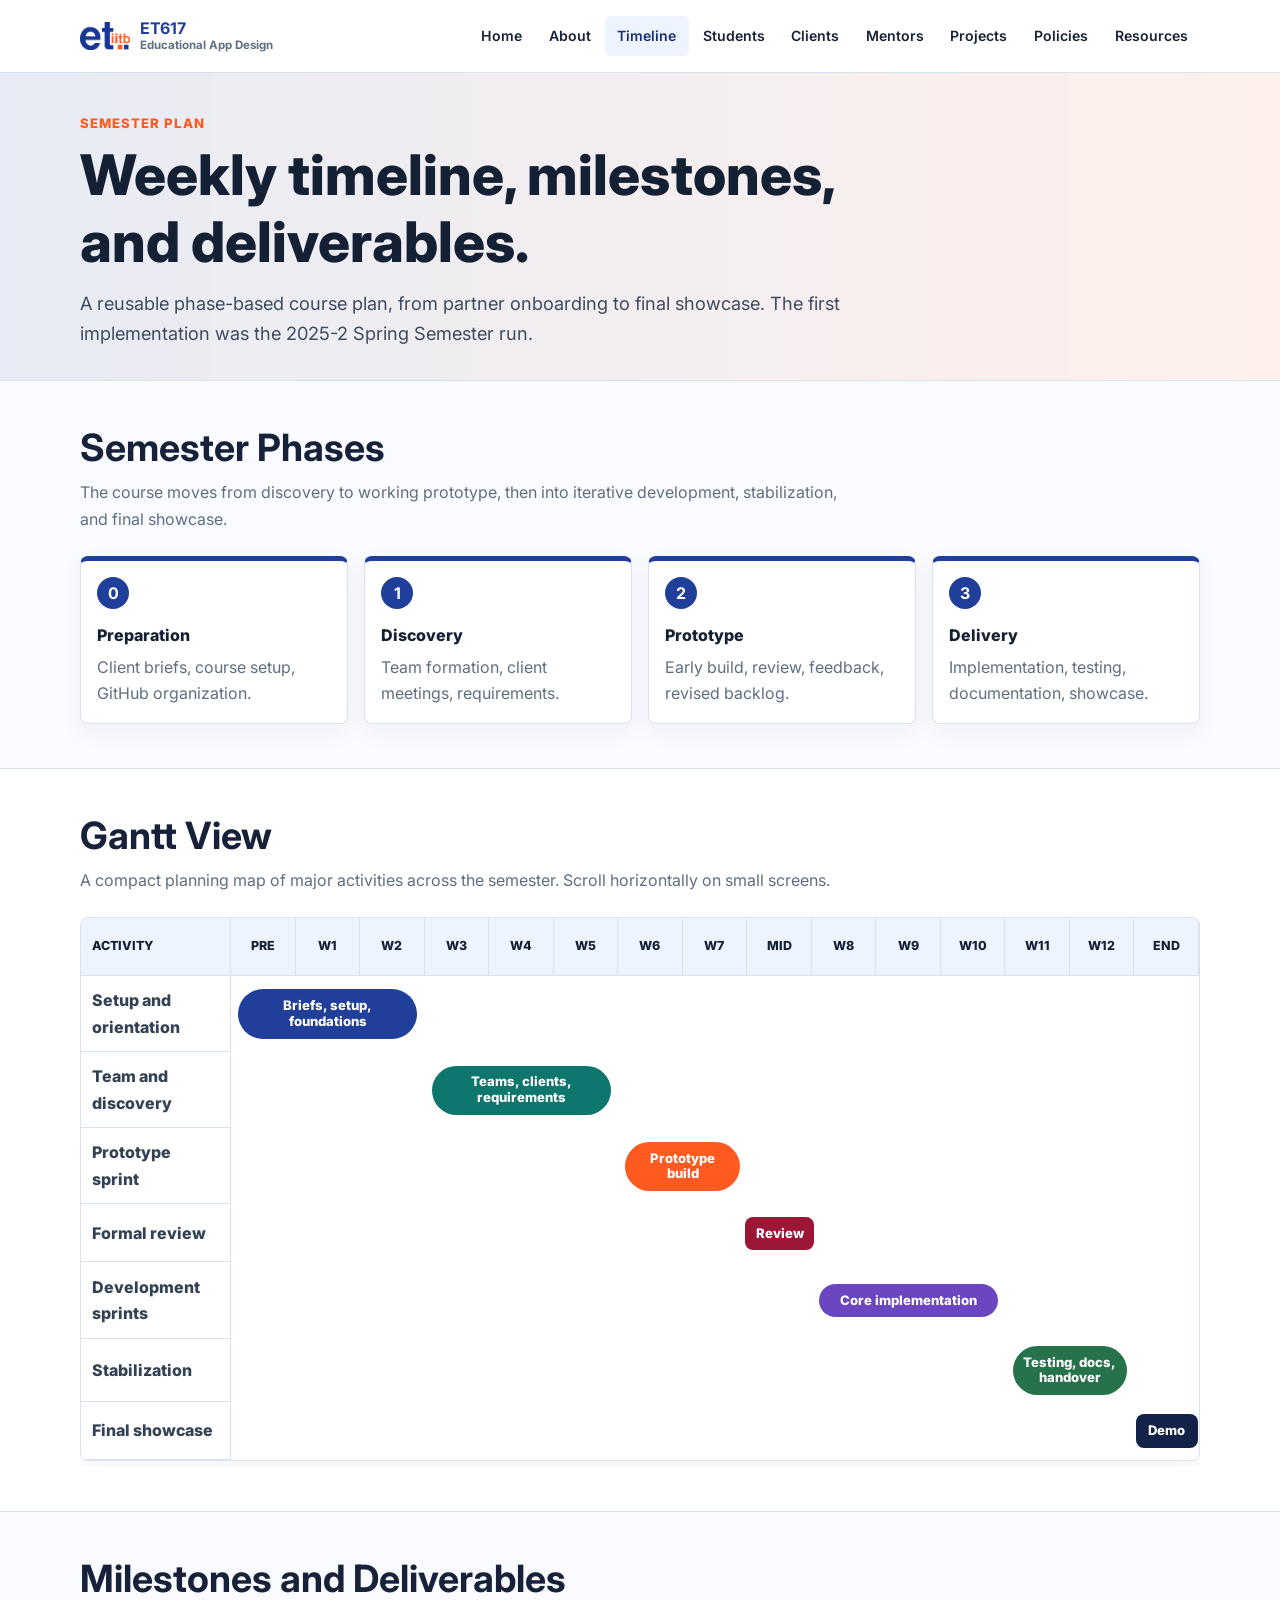
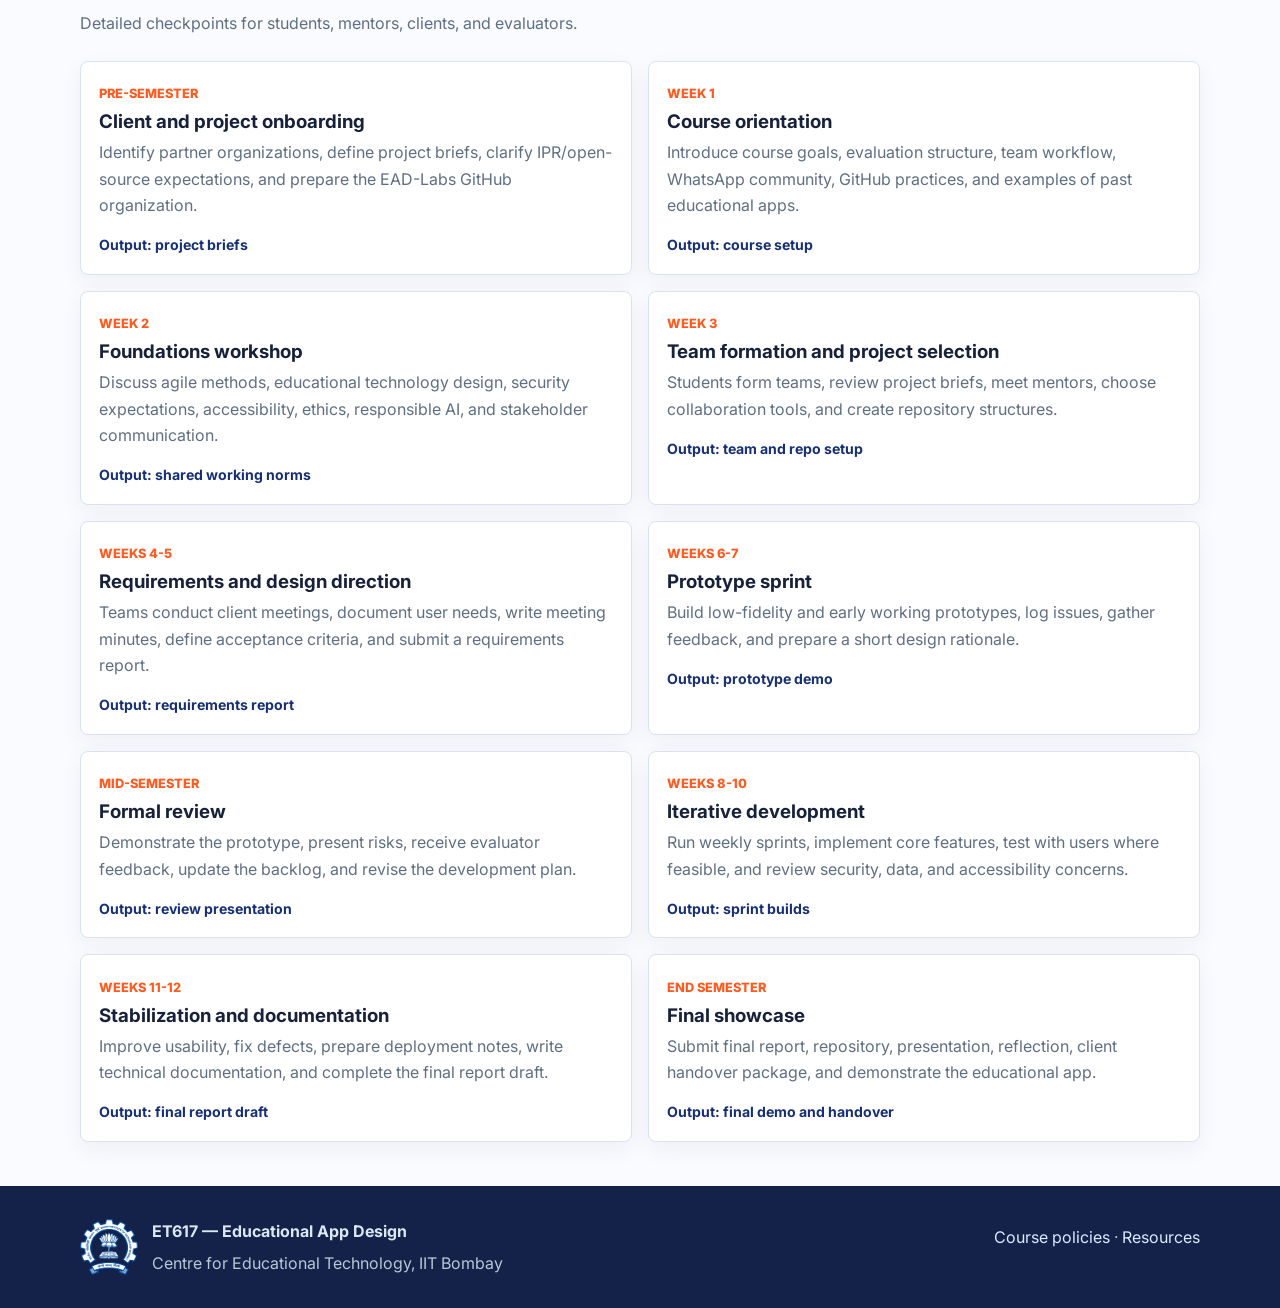
<file: timeline.html>
<!DOCTYPE html>
<html lang="en">
<head>
  <meta charset="UTF-8">
  <meta name="viewport" content="width=device-width, initial-scale=1.0">
  <meta name="description" content="ET617 semester timeline, milestones, and deliverables.">
  <title>Timeline · ET617</title>
  <link rel="preconnect" href="https://fonts.googleapis.com">
  <link rel="preconnect" href="https://fonts.gstatic.com" crossorigin>
  <link href="https://fonts.googleapis.com/css2?family=Inter:wght@400;500;600;700;800&display=swap" rel="stylesheet">
  <link rel="stylesheet" href="style.css">
</head>
<body>
  <a class="skip-link" href="#main">Skip to main content</a>
  <header class="site-header">
    <nav class="nav-wrap" aria-label="Primary navigation">
      <a class="brand" href="index.html"><img src="logo/Et-Logo-2.png" alt="ET logo"><span><strong>ET617</strong><small>Educational App Design</small></span></a>
      <input class="nav-toggle" type="checkbox" id="nav-toggle" aria-label="Toggle navigation">
      <label class="nav-button" for="nav-toggle" aria-label="Toggle navigation menu"><span aria-hidden="true"></span></label>
      <ul class="nav-menu">
        <li><a href="index.html">Home</a></li><li><a href="about.html">About</a></li><li><a href="timeline.html" aria-current="page">Timeline</a></li><li><a href="students.html">Students</a></li><li><a href="clients.html">Clients</a></li><li><a href="mentors.html">Mentors</a></li><li><a href="projects.html">Projects</a></li><li><a href="policies.html">Policies</a></li><li><a href="resources.html">Resources</a></li>
      </ul>
    </nav>
  </header>
  <main id="main">
    <section class="hero"><div class="container"><p class="eyebrow">Semester plan</p><h1>Weekly timeline, milestones, and deliverables.</h1><p class="lead">A reusable phase-based course plan, from partner onboarding to final showcase. The first implementation was the 2025-2 Spring Semester run.</p></div></section>
    <section class="section">
      <div class="container">
        <div class="section-header">
          <h2>Semester Phases</h2>
          <p>The course moves from discovery to working prototype, then into iterative development, stabilization, and final showcase.</p>
        </div>
        <div class="phase-strip" aria-label="Semester phase overview">
          <article><strong>0</strong><span>Preparation</span><p>Client briefs, course setup, GitHub organization.</p></article>
          <article><strong>1</strong><span>Discovery</span><p>Team formation, client meetings, requirements.</p></article>
          <article><strong>2</strong><span>Prototype</span><p>Early build, review, feedback, revised backlog.</p></article>
          <article><strong>3</strong><span>Delivery</span><p>Implementation, testing, documentation, showcase.</p></article>
        </div>
      </div>
    </section>

    <section class="section alt">
      <div class="container">
        <div class="section-header">
          <h2>Gantt View</h2>
          <p>A compact planning map of major activities across the semester. Scroll horizontally on small screens.</p>
        </div>
        <div class="gantt-wrap" role="region" aria-label="ET617 semester Gantt chart" tabindex="0">
          <div class="gantt">
            <div class="gantt-corner">Activity</div>
            <div class="gantt-week">Pre</div>
            <div class="gantt-week">W1</div>
            <div class="gantt-week">W2</div>
            <div class="gantt-week">W3</div>
            <div class="gantt-week">W4</div>
            <div class="gantt-week">W5</div>
            <div class="gantt-week">W6</div>
            <div class="gantt-week">W7</div>
            <div class="gantt-week">Mid</div>
            <div class="gantt-week">W8</div>
            <div class="gantt-week">W9</div>
            <div class="gantt-week">W10</div>
            <div class="gantt-week">W11</div>
            <div class="gantt-week">W12</div>
            <div class="gantt-week">End</div>

            <div class="gantt-label" style="grid-row: 2;">Setup and orientation</div>
            <div class="gantt-bar setup" style="grid-row: 2; grid-column: 2 / span 3;">Briefs, setup, foundations</div>

            <div class="gantt-label" style="grid-row: 3;">Team and discovery</div>
            <div class="gantt-bar discovery" style="grid-row: 3; grid-column: 5 / span 3;">Teams, clients, requirements</div>

            <div class="gantt-label" style="grid-row: 4;">Prototype sprint</div>
            <div class="gantt-bar prototype" style="grid-row: 4; grid-column: 8 / span 2;">Prototype build</div>

            <div class="gantt-label" style="grid-row: 5;">Formal review</div>
            <div class="gantt-milestone" style="grid-row: 5; grid-column: 10;">Review</div>

            <div class="gantt-label" style="grid-row: 6;">Development sprints</div>
            <div class="gantt-bar delivery" style="grid-row: 6; grid-column: 11 / span 3;">Core implementation</div>

            <div class="gantt-label" style="grid-row: 7;">Stabilization</div>
            <div class="gantt-bar stabilize" style="grid-row: 7; grid-column: 14 / span 2;">Testing, docs, handover</div>

            <div class="gantt-label" style="grid-row: 8;">Final showcase</div>
            <div class="gantt-milestone final" style="grid-row: 8; grid-column: 16;">Demo</div>
          </div>
        </div>
      </div>
    </section>

    <section class="section">
      <div class="container">
        <div class="section-header">
          <h2>Milestones and Deliverables</h2>
          <p>Detailed checkpoints for students, mentors, clients, and evaluators.</p>
        </div>
        <div class="milestone-grid">
          <article class="milestone-card"><span>Pre-semester</span><h3>Client and project onboarding</h3><p>Identify partner organizations, define project briefs, clarify IPR/open-source expectations, and prepare the EAD-Labs GitHub organization.</p><strong>Output: project briefs</strong></article>
          <article class="milestone-card"><span>Week 1</span><h3>Course orientation</h3><p>Introduce course goals, evaluation structure, team workflow, WhatsApp community, GitHub practices, and examples of past educational apps.</p><strong>Output: course setup</strong></article>
          <article class="milestone-card"><span>Week 2</span><h3>Foundations workshop</h3><p>Discuss agile methods, educational technology design, security expectations, accessibility, ethics, responsible AI, and stakeholder communication.</p><strong>Output: shared working norms</strong></article>
          <article class="milestone-card"><span>Week 3</span><h3>Team formation and project selection</h3><p>Students form teams, review project briefs, meet mentors, choose collaboration tools, and create repository structures.</p><strong>Output: team and repo setup</strong></article>
          <article class="milestone-card"><span>Weeks 4-5</span><h3>Requirements and design direction</h3><p>Teams conduct client meetings, document user needs, write meeting minutes, define acceptance criteria, and submit a requirements report.</p><strong>Output: requirements report</strong></article>
          <article class="milestone-card"><span>Weeks 6-7</span><h3>Prototype sprint</h3><p>Build low-fidelity and early working prototypes, log issues, gather feedback, and prepare a short design rationale.</p><strong>Output: prototype demo</strong></article>
          <article class="milestone-card"><span>Mid-semester</span><h3>Formal review</h3><p>Demonstrate the prototype, present risks, receive evaluator feedback, update the backlog, and revise the development plan.</p><strong>Output: review presentation</strong></article>
          <article class="milestone-card"><span>Weeks 8-10</span><h3>Iterative development</h3><p>Run weekly sprints, implement core features, test with users where feasible, and review security, data, and accessibility concerns.</p><strong>Output: sprint builds</strong></article>
          <article class="milestone-card"><span>Weeks 11-12</span><h3>Stabilization and documentation</h3><p>Improve usability, fix defects, prepare deployment notes, write technical documentation, and complete the final report draft.</p><strong>Output: final report draft</strong></article>
          <article class="milestone-card"><span>End semester</span><h3>Final showcase</h3><p>Submit final report, repository, presentation, reflection, client handover package, and demonstrate the educational app.</p><strong>Output: final demo and handover</strong></article>
        </div>
      </div>
    </section>
  </main>
  <footer class="site-footer"><div class="container footer-grid"><div class="footer-brand"><img src="logo/iitb logo dark blue and white.png" alt="IIT Bombay logo"><div><strong>ET617 — Educational App Design</strong><p>Centre for Educational Technology, IIT Bombay</p></div></div><p><a href="policies.html">Course policies</a> · <a href="resources.html">Resources</a></p></div></footer>
</body>
</html>
</file>
<file: style.css>
:root {
  --bg: #f9fbff;
  --surface: #ffffff;
  --surface-soft: #edf3ff;
  --text: #17223a;
  --muted: #5f6f82;
  --line: #d8e2f0;
  --blue: #203f9a;
  --blue-dark: #173075;
  --orange: #ff5a1f;
  --maroon: #9c1636;
  --gold: #b7791f;
  --green: #26724b;
  --radius: 8px;
  --shadow: 0 12px 32px rgba(31, 41, 55, 0.08);
  --max: 1120px;
}

* {
  box-sizing: border-box;
}

html {
  font-size: 16px;
  scroll-behavior: smooth;
}

body {
  margin: 0;
  font-family: "Inter", system-ui, -apple-system, BlinkMacSystemFont, "Segoe UI", sans-serif;
  color: var(--text);
  background: var(--bg);
  line-height: 1.65;
}

a {
  color: var(--blue);
  text-decoration: none;
}

a:hover {
  color: var(--blue-dark);
  text-decoration: underline;
}

a:focus-visible,
button:focus-visible,
input:focus-visible {
  outline: 3px solid rgba(21, 94, 159, 0.35);
  outline-offset: 3px;
}

img {
  max-width: 100%;
  height: auto;
}

.skip-link {
  position: absolute;
  left: 1rem;
  top: -4rem;
  z-index: 10;
  padding: 0.65rem 0.9rem;
  background: var(--blue);
  color: #fff;
  border-radius: var(--radius);
}

.skip-link:focus {
  top: 1rem;
}

.site-header {
  position: sticky;
  top: 0;
  z-index: 8;
  background: rgba(255, 255, 255, 0.96);
  border-bottom: 1px solid var(--line);
}

.nav-wrap {
  width: min(var(--max), calc(100% - 2rem));
  margin: 0 auto;
  min-height: 72px;
  display: flex;
  align-items: center;
  justify-content: space-between;
  gap: 1rem;
}

.brand {
  display: inline-flex;
  align-items: center;
  gap: 0.65rem;
  line-height: 1.2;
  color: var(--text);
  font-weight: 800;
  letter-spacing: 0;
}

.brand:hover {
  text-decoration: none;
}

.brand img {
  width: 3.1rem;
  height: auto;
  flex: 0 0 auto;
}

.brand span {
  display: grid;
  gap: 0.05rem;
}

.brand strong {
  color: var(--blue);
  font-size: 1rem;
}

.brand small {
  color: var(--muted);
  font-size: 0.72rem;
  font-weight: 700;
}

.nav-toggle {
  position: absolute;
  opacity: 0;
  pointer-events: none;
}

.nav-button {
  display: inline-flex;
  width: 2.75rem;
  height: 2.75rem;
  align-items: center;
  justify-content: center;
  border: 1px solid var(--line);
  border-radius: var(--radius);
  background: var(--surface);
  color: var(--text);
  cursor: pointer;
}

.nav-toggle:focus-visible + .nav-button {
  outline: 3px solid rgba(21, 94, 159, 0.35);
  outline-offset: 3px;
}

.nav-button span,
.nav-button span::before,
.nav-button span::after {
  display: block;
  width: 1.25rem;
  height: 2px;
  background: currentColor;
  content: "";
  position: relative;
}

.nav-button span::before {
  position: absolute;
  top: -7px;
}

.nav-button span::after {
  position: absolute;
  top: 7px;
}

.nav-menu {
  position: absolute;
  left: 1rem;
  right: 1rem;
  top: 72px;
  display: none;
  margin: 0;
  padding: 0.75rem;
  list-style: none;
  background: var(--surface);
  border: 1px solid var(--line);
  border-radius: var(--radius);
  box-shadow: var(--shadow);
}

.nav-toggle:checked ~ .nav-menu {
  display: grid;
  gap: 0.2rem;
}

.nav-menu a {
  display: block;
  padding: 0.7rem 0.8rem;
  border-radius: 6px;
  color: var(--text);
  font-size: 0.95rem;
  font-weight: 600;
}

.nav-menu a:hover,
.nav-menu a[aria-current="page"] {
  background: var(--surface-soft);
  color: var(--blue-dark);
  text-decoration: none;
}

.container {
  width: min(var(--max), calc(100% - 2rem));
  margin: 0 auto;
}

.hero {
  padding: 2.1rem 0 1.65rem;
  background:
    linear-gradient(90deg, rgba(32, 63, 154, 0.1), rgba(255, 90, 31, 0.09)),
    var(--surface);
  border-bottom: 1px solid var(--line);
}

.hero-grid {
  display: grid;
  gap: 1.35rem;
}

.hero-copy {
  max-width: 860px;
  margin: 0 auto;
  text-align: center;
}

.hero-iitb-logo {
  display: block;
  width: 4.25rem;
  height: auto;
  margin: 0 auto 0.85rem;
}

.hero-copy h1,
.hero-copy .lead {
  margin-inline: auto;
}

.hero-logo {
  display: block;
  width: min(100%, 520px);
  height: auto;
  margin-bottom: 1.15rem;
}

.eyebrow {
  margin: 0 0 0.45rem;
  color: var(--orange);
  font-size: 0.82rem;
  font-weight: 800;
  letter-spacing: 0.08em;
  text-transform: uppercase;
}

h1,
h2,
h3 {
  line-height: 1.2;
  letter-spacing: 0;
}

h1 {
  max-width: 820px;
  margin: 0;
  color: #142033;
  font-size: clamp(1.9rem, 5vw, 3.5rem);
  font-weight: 800;
}

h1 span {
  display: block;
  color: var(--blue);
  font-size: 0.52em;
  letter-spacing: 0.08em;
  text-transform: uppercase;
}

.lead {
  max-width: 760px;
  margin: 0.75rem 0 0;
  color: #3d4b5f;
  font-size: clamp(1rem, 1.6vw, 1.14rem);
}

.hero-actions {
  display: flex;
  flex-wrap: wrap;
  gap: 0.75rem;
  margin-top: 1.6rem;
  justify-content: center;
}

.hero-stats {
  display: grid;
  grid-template-columns: repeat(3, minmax(0, 1fr));
  gap: 1px;
  max-width: 760px;
  margin: 0.35rem auto 0;
  overflow: hidden;
  border: 1px solid var(--line);
  border-radius: var(--radius);
  background: var(--line);
  box-shadow: 0 8px 24px rgba(31, 41, 55, 0.05);
}

.hero-stats div {
  padding: 0.9rem 0.75rem;
  background: rgba(255, 255, 255, 0.82);
  text-align: center;
}

.hero-stats strong {
  display: block;
  color: var(--blue);
  font-size: 1.45rem;
  line-height: 1;
}

.hero-stats span {
  display: block;
  margin-top: 0.25rem;
  color: var(--muted);
  font-size: 0.82rem;
  font-weight: 800;
}

@media (max-width: 520px) {
  .hero-stats {
    grid-template-columns: 1fr;
  }
}

.quick-links {
  display: grid;
  gap: 0.55rem;
  margin: 1.4rem 0 0;
  padding: 0;
  list-style: none;
}

.quick-links a {
  display: inline-flex;
  align-items: center;
  gap: 0.4rem;
  font-weight: 800;
}

.quick-links a::before {
  width: 0.45rem;
  height: 0.45rem;
  border-radius: 50%;
  background: var(--orange);
  content: "";
}

.button {
  display: inline-flex;
  min-height: 2.75rem;
  align-items: center;
  justify-content: center;
  padding: 0.7rem 1rem;
  border: 1px solid var(--blue);
  border-radius: var(--radius);
  background: var(--blue);
  color: #fff;
  font-weight: 700;
}

.button:hover {
  background: var(--blue-dark);
  color: #fff;
  text-decoration: none;
}

.button.secondary {
  background: var(--surface);
  color: var(--blue);
}

.button.secondary:hover {
  background: var(--surface-soft);
  color: var(--blue-dark);
}

.hero-panel {
  align-self: start;
  padding: 1.2rem;
  background: var(--surface);
  border: 1px solid var(--line);
  border-left: 5px solid var(--orange);
  border-radius: var(--radius);
  box-shadow: var(--shadow);
}

.hero-panel dl {
  display: grid;
  gap: 0.75rem;
  margin: 0;
}

.hero-panel dt {
  color: var(--muted);
  font-size: 0.78rem;
  font-weight: 800;
  text-transform: uppercase;
}

.hero-panel dd {
  margin: 0;
  font-weight: 700;
}

.section {
  padding: 2.75rem 0;
}

.section.alt {
  background: var(--surface);
  border-block: 1px solid var(--line);
}

.section-header {
  max-width: 760px;
  margin-bottom: 1.5rem;
}

.section-header h2 {
  margin: 0 0 0.55rem;
  font-size: clamp(1.6rem, 4vw, 2.35rem);
}

.section-header p {
  margin: 0;
  color: var(--muted);
}

.course-summary {
  max-width: 900px;
  padding: 1.35rem;
  background: var(--surface);
  border: 1px solid var(--line);
  border-left: 5px solid var(--blue);
  border-radius: var(--radius);
  box-shadow: 0 8px 24px rgba(31, 41, 55, 0.05);
}

.course-summary p {
  margin: 0;
  color: #334155;
  font-size: 1.05rem;
}

.grid {
  display: grid;
  gap: 1rem;
}

.grid.two,
.grid.three,
.grid.four {
  grid-template-columns: 1fr;
}

.card {
  padding: 1.2rem;
  background: var(--surface);
  border: 1px solid var(--line);
  border-radius: var(--radius);
  box-shadow: 0 8px 24px rgba(31, 41, 55, 0.05);
}

.card:hover {
  border-color: rgba(21, 94, 159, 0.35);
}

.card h3 {
  margin: 0 0 0.55rem;
  font-size: 1.1rem;
}

.card p,
.card ul,
.card ol {
  margin-block: 0.45rem 0;
  color: var(--muted);
}

.card ul,
.card ol {
  padding-left: 1.2rem;
}

.card .meta {
  margin-top: 0.85rem;
  color: var(--muted);
  font-size: 0.88rem;
  font-weight: 700;
}

.repo-card {
  display: grid;
  gap: 0.45rem;
}

.repo-card a {
  font-weight: 800;
}

.repo-card .tag {
  width: fit-content;
  margin-bottom: 0.2rem;
}

.tag {
  display: inline-flex;
  margin-bottom: 0.75rem;
  padding: 0.25rem 0.55rem;
  border-radius: 999px;
  background: var(--surface-soft);
  color: var(--blue-dark);
  font-size: 0.78rem;
  font-weight: 800;
}

.notice {
  padding: 1rem;
  border-left: 5px solid var(--gold);
  border-radius: var(--radius);
  background: #fff8eb;
}

.notice p {
  margin: 0;
}

.timeline {
  display: grid;
  gap: 1rem;
}

.timeline-card {
  position: relative;
  padding: 1.2rem;
  background: var(--surface);
  border: 1px solid var(--line);
  border-left: 5px solid var(--blue);
  border-radius: var(--radius);
}

.timeline-card strong {
  color: var(--orange);
  font-size: 0.85rem;
}

.timeline-card h3 {
  margin: 0.25rem 0 0.4rem;
}

.timeline-card p {
  margin: 0;
  color: var(--muted);
}

.phase-strip {
  display: grid;
  gap: 1rem;
}

.phase-strip article {
  padding: 1rem;
  background: var(--surface);
  border: 1px solid var(--line);
  border-top: 5px solid var(--blue);
  border-radius: var(--radius);
  box-shadow: 0 8px 24px rgba(31, 41, 55, 0.05);
}

.phase-strip strong {
  display: inline-grid;
  width: 2rem;
  height: 2rem;
  margin-bottom: 0.8rem;
  place-items: center;
  border-radius: 50%;
  background: var(--blue);
  color: #fff;
}

.phase-strip span {
  display: block;
  color: #142033;
  font-weight: 800;
}

.phase-strip p {
  margin: 0.35rem 0 0;
  color: var(--muted);
}

.gantt-wrap {
  overflow-x: auto;
  padding-bottom: 0.4rem;
}

.gantt {
  display: grid;
  grid-template-columns: minmax(150px, 1.5fr) repeat(15, minmax(64px, 1fr));
  grid-auto-rows: minmax(58px, auto);
  min-width: 1120px;
  overflow: hidden;
  border: 1px solid var(--line);
  border-radius: var(--radius);
  background: var(--surface);
  box-shadow: 0 8px 24px rgba(31, 41, 55, 0.05);
}

.gantt-corner,
.gantt-week,
.gantt-label {
  display: flex;
  align-items: center;
  padding: 0.7rem;
  border-right: 1px solid var(--line);
  border-bottom: 1px solid var(--line);
}

.gantt-corner,
.gantt-week {
  background: var(--surface-soft);
  color: #142033;
  font-size: 0.78rem;
  font-weight: 800;
  text-transform: uppercase;
}

.gantt-week {
  justify-content: center;
}

.gantt-label {
  color: #334155;
  font-weight: 800;
}

.gantt-bar,
.gantt-milestone {
  align-self: center;
  margin: 0.45rem;
  padding: 0.55rem 0.65rem;
  border-radius: 999px;
  color: #fff;
  font-size: 0.82rem;
  font-weight: 800;
  line-height: 1.2;
  text-align: center;
}

.gantt-bar.setup {
  background: var(--blue);
}

.gantt-bar.discovery {
  background: #0f766e;
}

.gantt-bar.prototype {
  background: var(--orange);
}

.gantt-bar.delivery {
  background: #6b46c1;
}

.gantt-bar.stabilize {
  background: var(--green);
}

.gantt-milestone {
  justify-self: center;
  min-width: 3.9rem;
  border-radius: var(--radius);
  background: var(--maroon);
}

.gantt-milestone.final {
  background: #14224a;
}

.milestone-grid {
  display: grid;
  gap: 1rem;
}

.milestone-card {
  padding: 1.1rem;
  background: var(--surface);
  border: 1px solid var(--line);
  border-radius: var(--radius);
  box-shadow: 0 8px 24px rgba(31, 41, 55, 0.05);
}

.milestone-card span {
  color: var(--orange);
  font-size: 0.8rem;
  font-weight: 800;
  text-transform: uppercase;
}

.milestone-card h3 {
  margin: 0.35rem 0;
}

.milestone-card p {
  margin: 0;
  color: var(--muted);
}

.milestone-card strong {
  display: block;
  margin-top: 0.9rem;
  color: var(--blue-dark);
  font-size: 0.88rem;
}

.phase {
  margin-top: 1.75rem;
}

.phase h2 {
  margin-bottom: 0.8rem;
  padding-bottom: 0.5rem;
  border-bottom: 1px solid var(--line);
  font-size: 1.35rem;
}

.policy-card {
  border-top: 5px solid var(--blue);
}

.policy-card.security {
  border-top-color: var(--maroon);
}

.policy-card.ethics {
  border-top-color: var(--blue);
}

.policy-card.access {
  border-top-color: var(--green);
}

.policy-card.ai {
  border-top-color: var(--gold);
}

.policy-card.plagiarism {
  border-top-color: #6b46c1;
}

.policy-card.ipr {
  border-top-color: #0f766e;
}

.rubric {
  width: 100%;
  border-collapse: collapse;
  background: var(--surface);
  border: 1px solid var(--line);
  border-radius: var(--radius);
  overflow: hidden;
}

.rubric th,
.rubric td {
  padding: 0.8rem;
  border-bottom: 1px solid var(--line);
  text-align: left;
  vertical-align: top;
}

.rubric th {
  background: var(--surface-soft);
  color: #142033;
}

.table-wrap {
  overflow-x: auto;
}

.project-placeholder {
  display: grid;
  min-height: 170px;
  place-items: center;
  border: 1px dashed #9eb0c4;
  border-radius: var(--radius);
  background: #fbfdff;
  color: var(--muted);
  text-align: center;
}

.site-footer {
  padding: 2rem 0;
  background: #14224a;
  color: #dbe7f3;
}

.footer-grid {
  display: grid;
  gap: 1rem;
}

.site-footer a {
  color: #dbeafe;
}

.site-footer p {
  margin: 0.35rem 0 0;
  color: #b9c7d6;
}

.footer-brand {
  display: flex;
  align-items: center;
  gap: 0.9rem;
}

.footer-brand img {
  width: 3.6rem;
  height: auto;
  flex: 0 0 auto;
}

@media (min-width: 760px) {
  .nav-button {
    display: none;
  }

  .nav-menu {
    position: static;
    display: flex;
    flex-wrap: wrap;
    justify-content: flex-end;
    gap: 0.1rem;
    padding: 0;
    border: 0;
    box-shadow: none;
    background: transparent;
  }

  .nav-menu a {
    padding: 0.5rem 0.65rem;
    font-size: 0.88rem;
  }

  .hero {
    padding: 2.5rem 0 2rem;
  }

  .hero-grid {
    grid-template-columns: minmax(0, 1fr);
    align-items: center;
  }

  .grid.two {
    grid-template-columns: repeat(2, minmax(0, 1fr));
  }

  .grid.three {
    grid-template-columns: repeat(3, minmax(0, 1fr));
  }

  .grid.four {
    grid-template-columns: repeat(4, minmax(0, 1fr));
  }

  .phase-strip {
    grid-template-columns: repeat(4, minmax(0, 1fr));
  }

  .milestone-grid {
    grid-template-columns: repeat(2, minmax(0, 1fr));
  }

  .timeline {
    position: relative;
    padding-left: 1.25rem;
  }

  .timeline::before {
    position: absolute;
    inset: 0 auto 0 0;
    width: 3px;
    background: var(--line);
    content: "";
  }

  .timeline-card::before {
    position: absolute;
    left: -1.58rem;
    top: 1.35rem;
    width: 0.8rem;
    height: 0.8rem;
    border: 3px solid var(--blue);
    border-radius: 50%;
    background: var(--surface);
    content: "";
  }

  .footer-grid {
    grid-template-columns: 1fr auto;
    align-items: start;
  }
}

@media (min-width: 1040px) {
  .nav-menu a {
    padding-inline: 0.78rem;
  }
}
</file>
